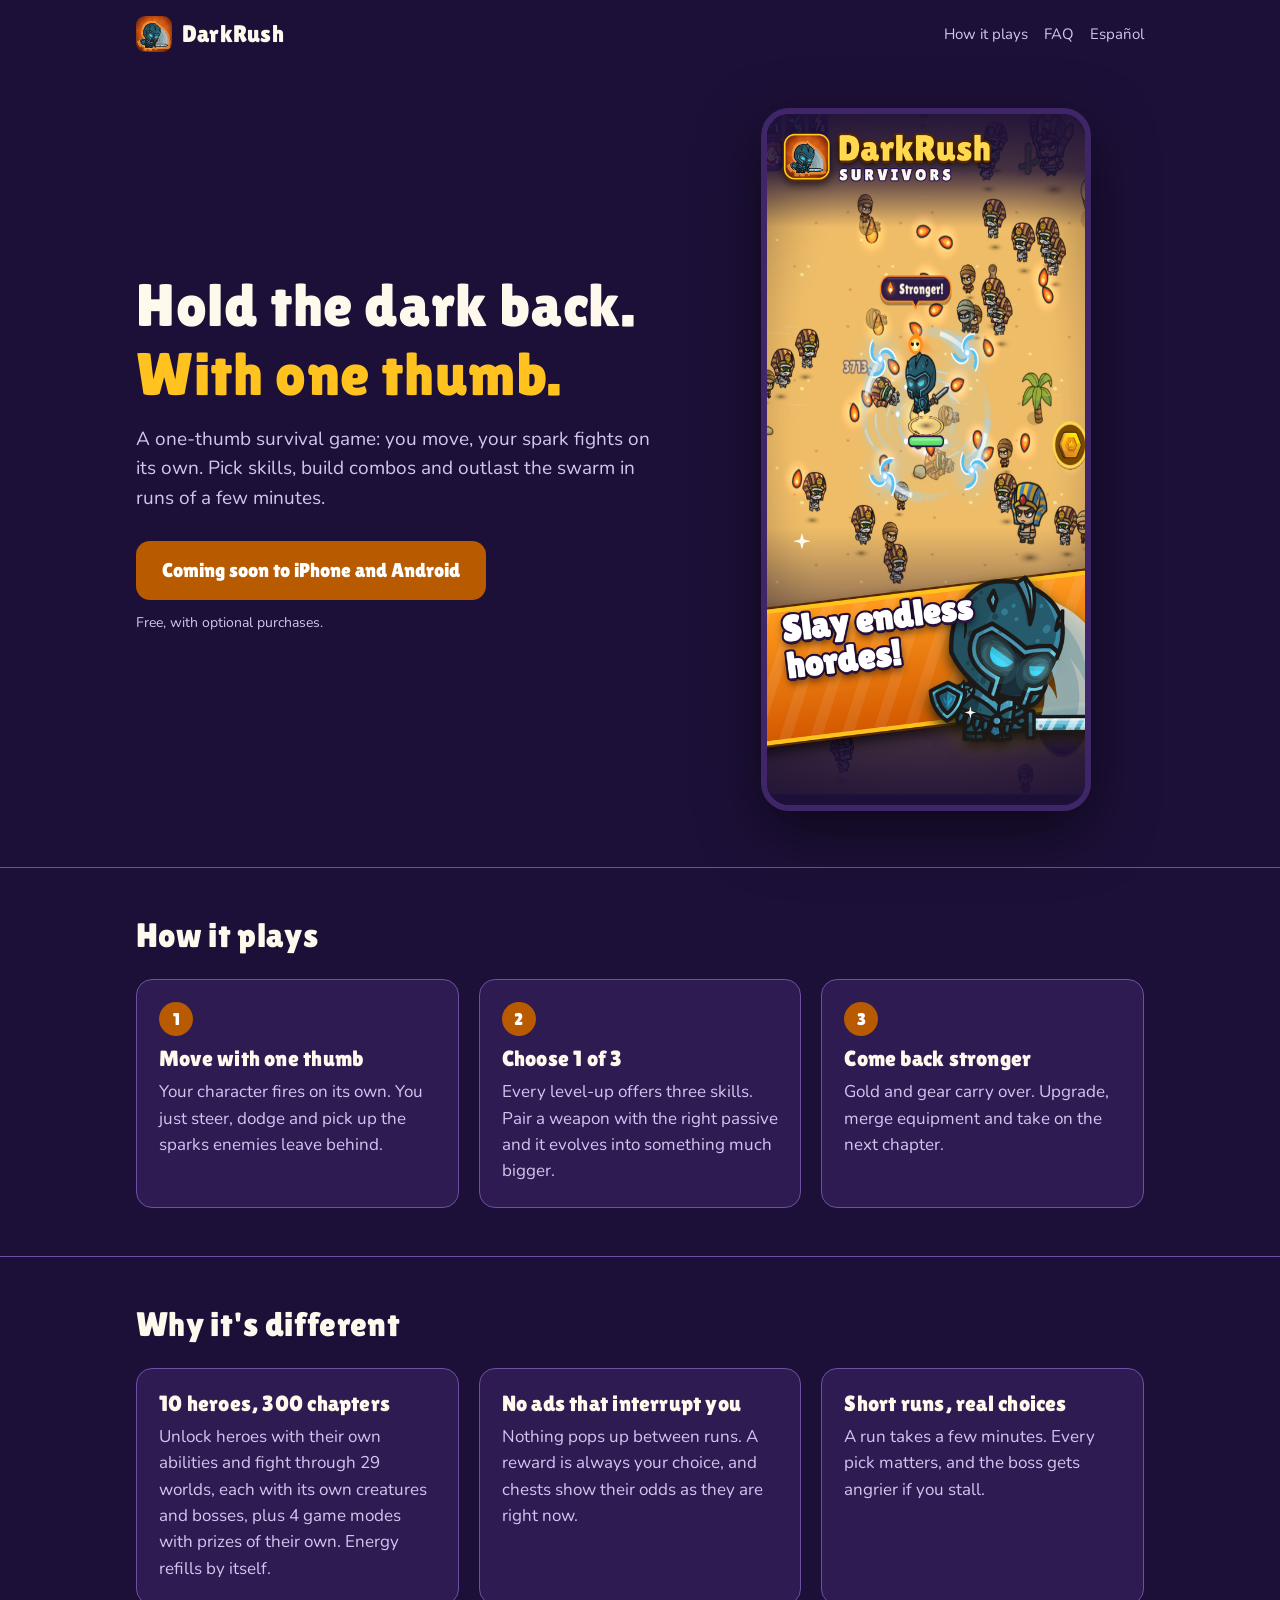
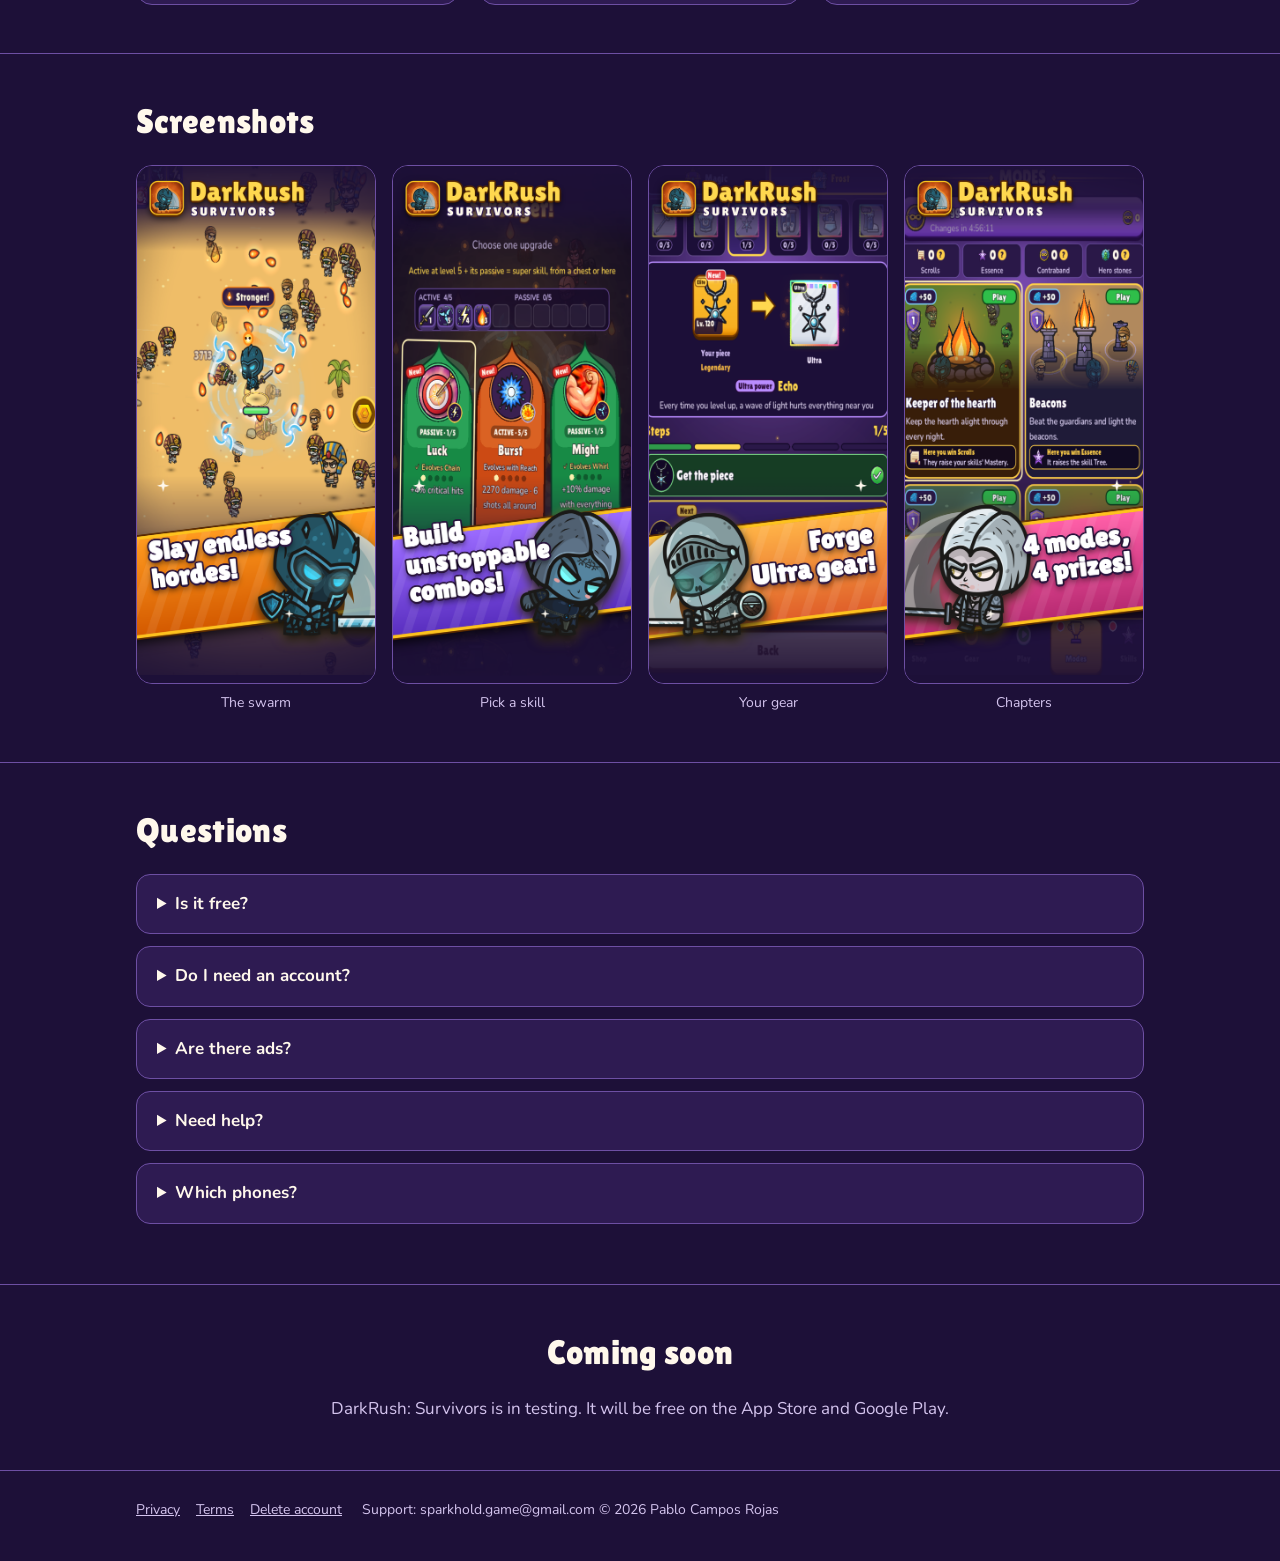
<file: index.html>
<!doctype html>
<html lang="en">
<head>
<meta charset="utf-8">
<meta name="viewport" content="width=device-width, initial-scale=1">
<title>DarkRush: Survivors</title>
<meta name="description" content="A one-thumb horde survival game: 300 chapters across 29 worlds, 4 game modes, 10 heroes and a forge of your own.">
<meta name="theme-color" content="#1d1038">
<meta property="og:title" content="DarkRush: Survivors">
<meta property="og:description" content="A one-thumb horde survival game: 300 chapters across 29 worlds, 4 game modes, 10 heroes and a forge of your own.">
<link rel="icon" href="img/icon-192.png">
<link rel="apple-touch-icon" href="img/icon-192.png">
<link rel="preconnect" href="https://fonts.googleapis.com"><link rel="preconnect" href="https://fonts.gstatic.com" crossorigin><link href="https://fonts.googleapis.com/css2?family=Lilita+One&family=Nunito:wght@400;700&display=swap" rel="stylesheet">
<link rel="stylesheet" href="style.css">
</head>
<body>
<header class="wrap top">
<a class="brand" href="index.html"><img src="img/icon-192.png" alt="" width="36" height="36">DarkRush</a>
<nav><a class="hide-sm" href="index.html#how">How it plays</a><a class="hide-sm" href="index.html#faq">FAQ</a><a href="es/index.html" lang="es">Español</a></nav>
</header>
<main>
<div class="wrap hero">
  <div>
    <h1>Hold the dark back.<br><em>With one thumb.</em></h1>
    <p class="lead">A one-thumb survival game: you move, your spark fights on its own. Pick skills, build combos and outlast the swarm in runs of a few minutes.</p>
    <a class="btn" href="#soon">Coming soon to iPhone and Android</a>
    <p class="note">Free, with optional purchases.</p>
  </div>
  <div class="phone"><img src="img/run.png" alt="The swarm" width="360" height="640"></div>
</div>
<section id="how"><div class="wrap"><h2>How it plays</h2><div class="grid3"><div class="card"><span class=num>1</span><h3>Move with one thumb</h3><p>Your character fires on its own. You just steer, dodge and pick up the sparks enemies leave behind.</p></div><div class="card"><span class=num>2</span><h3>Choose 1 of 3</h3><p>Every level-up offers three skills. Pair a weapon with the right passive and it evolves into something much bigger.</p></div><div class="card"><span class=num>3</span><h3>Come back stronger</h3><p>Gold and gear carry over. Upgrade, merge equipment and take on the next chapter.</p></div></div></div></section>
<section id="why"><div class="wrap"><h2>Why it's different</h2><div class="grid3"><div class="card"><h3>10 heroes, 300 chapters</h3><p>Unlock heroes with their own abilities and fight through 29 worlds, each with its own creatures and bosses, plus 4 game modes with prizes of their own. Energy refills by itself.</p></div><div class="card"><h3>No ads that interrupt you</h3><p>Nothing pops up between runs. A reward is always your choice, and chests show their odds as they are right now.</p></div><div class="card"><h3>Short runs, real choices</h3><p>A run takes a few minutes. Every pick matters, and the boss gets angrier if you stall.</p></div></div></div></section>
<section id="shots"><div class="wrap"><h2>Screenshots</h2><div class="shots"><figure><img src="img/run.png" alt="The swarm" loading="lazy" width="360" height="640"><figcaption>The swarm</figcaption></figure><figure><img src="img/skills.png" alt="Pick a skill" loading="lazy" width="360" height="640"><figcaption>Pick a skill</figcaption></figure><figure><img src="img/gear.png" alt="Your gear" loading="lazy" width="360" height="640"><figcaption>Your gear</figcaption></figure><figure><img src="img/lobby.png" alt="Chapters" loading="lazy" width="360" height="640"><figcaption>Chapters</figcaption></figure></div></div></section>
<section id="faq"><div class="wrap"><h2>Questions</h2><details><summary>Is it free?</summary><p>Yes. There are optional purchases: gems, the season pass and some heroes.</p></details><details><summary>Do I need an account?</summary><p>No. Your progress is saved on your phone and backed up anonymously. You can delete it from Settings at any time.</p></details><details><summary>Are there ads?</summary><p>No ads pop up on their own. If the game offers a reward for watching one, it is always your choice.</p></details><details><summary>Need help?</summary><p>Write to sparkhold.game@gmail.com and we will answer you. You can also report a problem from the game: Settings, then Report a problem.</p></details><details><summary>Which phones?</summary><p>iPhone (iOS 14 or later) and Android.</p></details></div></section>
<section id="soon" class="cta"><div class="wrap"><h2>Coming soon</h2><p class="lead" style="margin:0 auto;color:var(--muted)">DarkRush: Survivors is in testing. It will be free on the App Store and Google Play.</p></div></section>
</main>
<footer><div class="wrap">
<a href="privacy.html">Privacy</a><a href="terms.html">Terms</a><a href="delete-account.html">Delete account</a>
<span>Support: sparkhold.game@gmail.com</span>
<span>© 2026 Pablo Campos Rojas</span>
</div></footer>
</body>
</html>
</file>
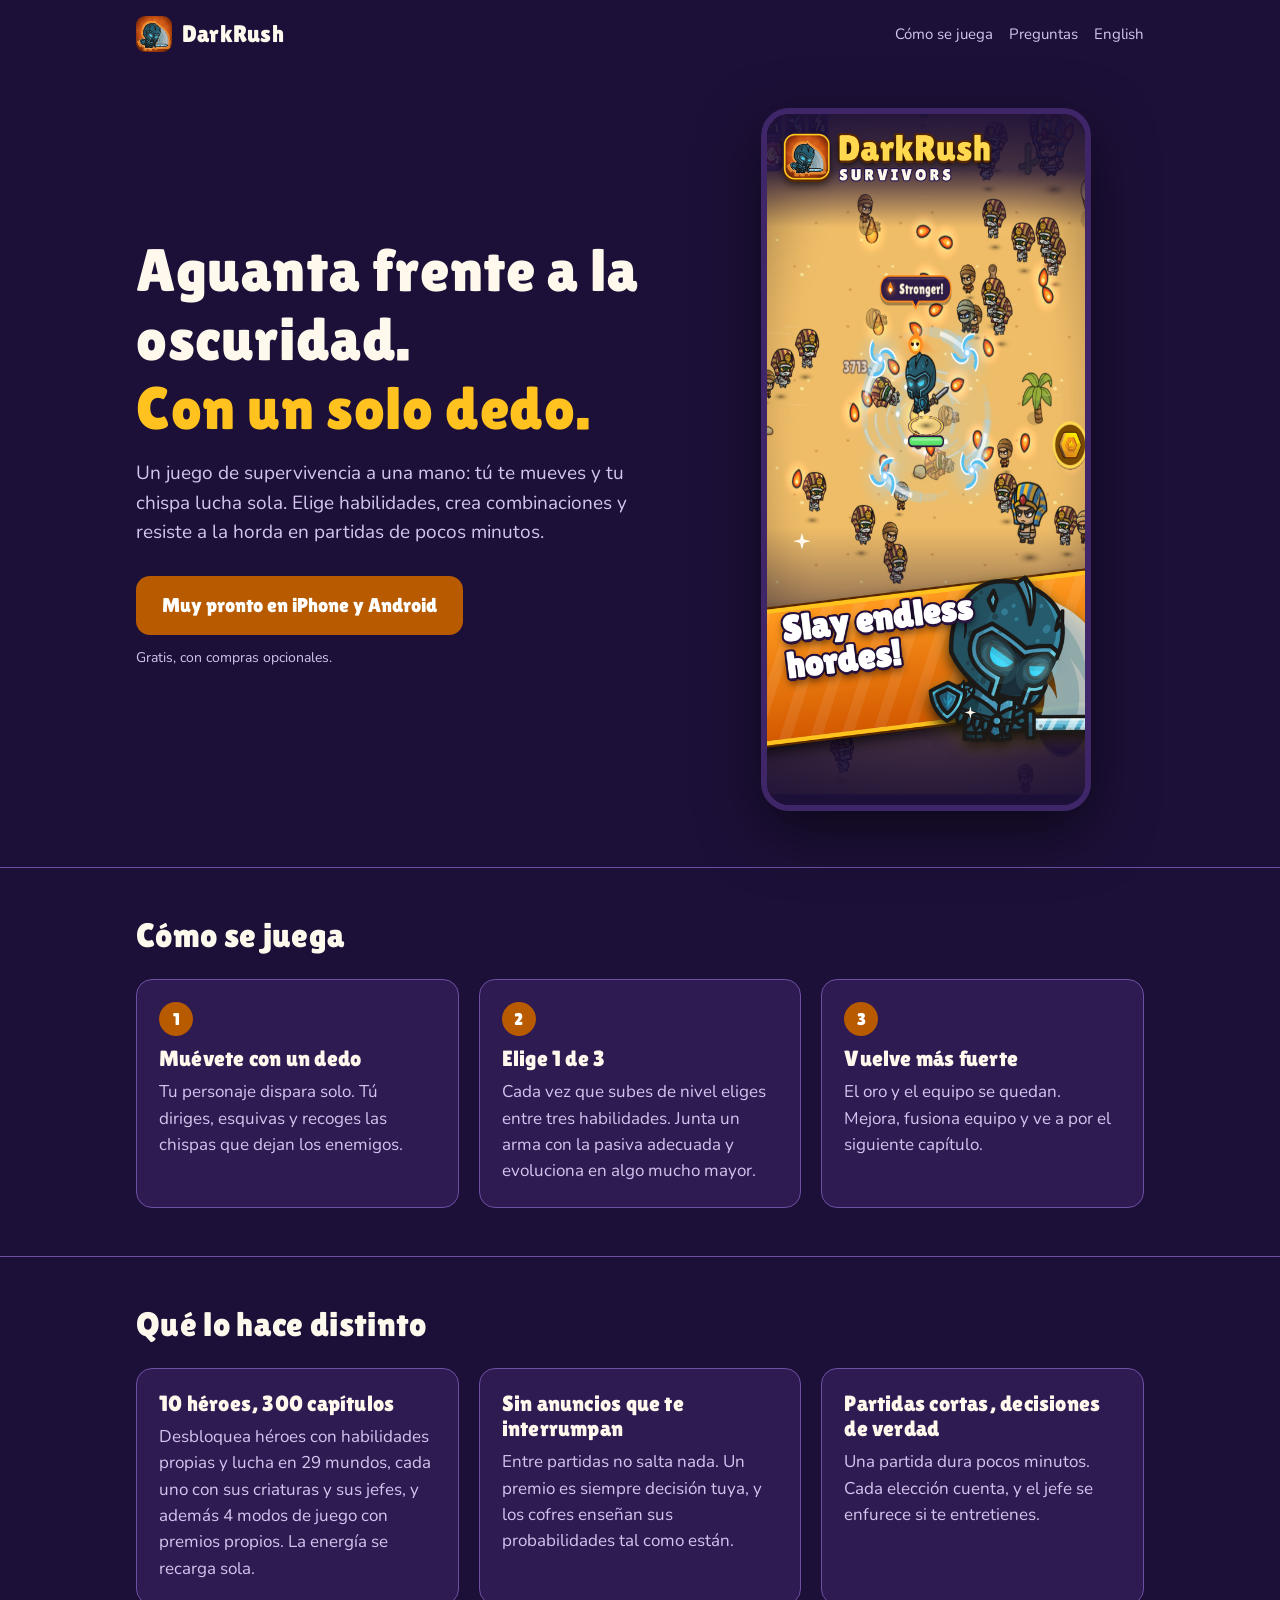
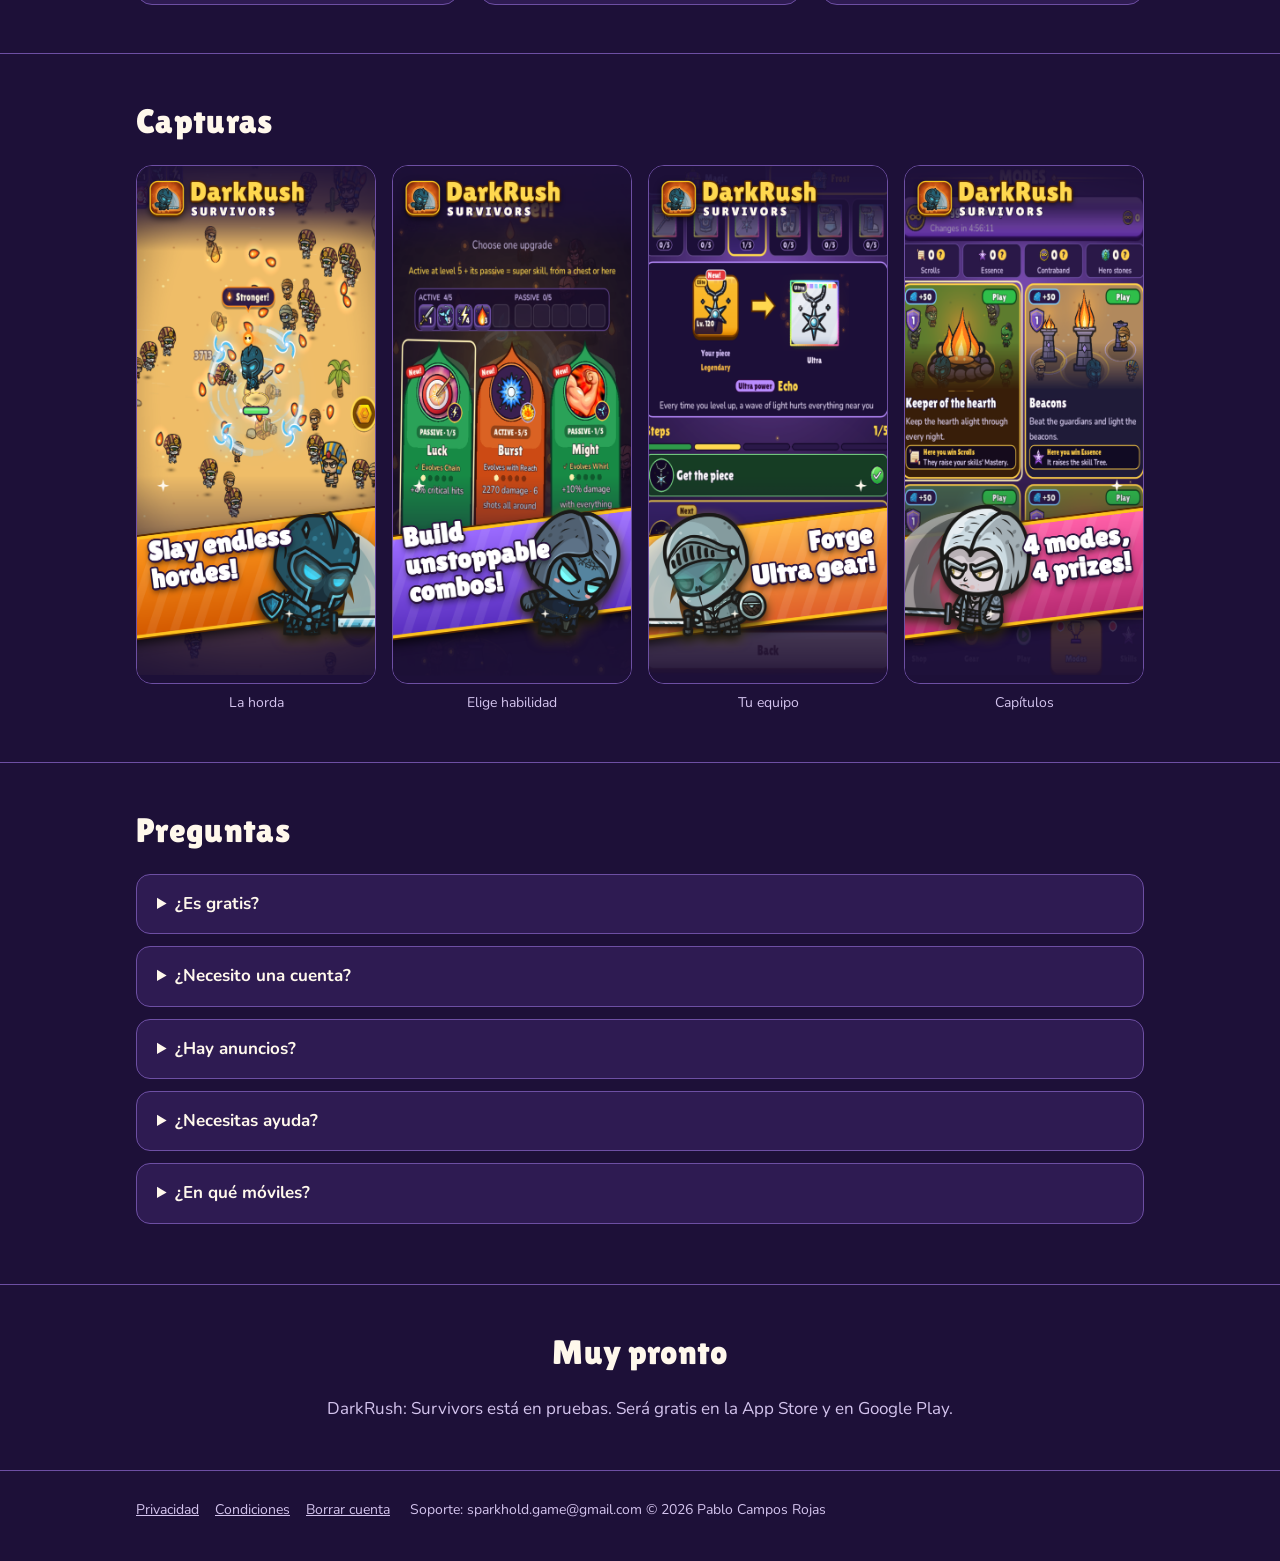
<file: es/index.html>
<!doctype html>
<html lang="es">
<head>
<meta charset="utf-8">
<meta name="viewport" content="width=device-width, initial-scale=1">
<title>DarkRush: Survivors</title>
<meta name="description" content="Un juego de supervivencia contra la horda a una mano: 300 capítulos en 29 mundos, 4 modos de juego, 10 héroes y una forja propia.">
<meta name="theme-color" content="#1d1038">
<meta property="og:title" content="DarkRush: Survivors">
<meta property="og:description" content="Un juego de supervivencia contra la horda a una mano: 300 capítulos en 29 mundos, 4 modos de juego, 10 héroes y una forja propia.">
<link rel="icon" href="../img/icon-192.png">
<link rel="apple-touch-icon" href="../img/icon-192.png">
<link rel="preconnect" href="https://fonts.googleapis.com"><link rel="preconnect" href="https://fonts.gstatic.com" crossorigin><link href="https://fonts.googleapis.com/css2?family=Lilita+One&family=Nunito:wght@400;700&display=swap" rel="stylesheet">
<link rel="stylesheet" href="../style.css">
</head>
<body>
<header class="wrap top">
<a class="brand" href="index.html"><img src="../img/icon-192.png" alt="" width="36" height="36">DarkRush</a>
<nav><a class="hide-sm" href="index.html#how">Cómo se juega</a><a class="hide-sm" href="index.html#faq">Preguntas</a><a href="../index.html" lang="en">English</a></nav>
</header>
<main>
<div class="wrap hero">
  <div>
    <h1>Aguanta frente a la oscuridad.<br><em>Con un solo dedo.</em></h1>
    <p class="lead">Un juego de supervivencia a una mano: tú te mueves y tu chispa lucha sola. Elige habilidades, crea combinaciones y resiste a la horda en partidas de pocos minutos.</p>
    <a class="btn" href="#soon">Muy pronto en iPhone y Android</a>
    <p class="note">Gratis, con compras opcionales.</p>
  </div>
  <div class="phone"><img src="../img/run.png" alt="La horda" width="360" height="640"></div>
</div>
<section id="how"><div class="wrap"><h2>Cómo se juega</h2><div class="grid3"><div class="card"><span class=num>1</span><h3>Muévete con un dedo</h3><p>Tu personaje dispara solo. Tú diriges, esquivas y recoges las chispas que dejan los enemigos.</p></div><div class="card"><span class=num>2</span><h3>Elige 1 de 3</h3><p>Cada vez que subes de nivel eliges entre tres habilidades. Junta un arma con la pasiva adecuada y evoluciona en algo mucho mayor.</p></div><div class="card"><span class=num>3</span><h3>Vuelve más fuerte</h3><p>El oro y el equipo se quedan. Mejora, fusiona equipo y ve a por el siguiente capítulo.</p></div></div></div></section>
<section id="why"><div class="wrap"><h2>Qué lo hace distinto</h2><div class="grid3"><div class="card"><h3>10 héroes, 300 capítulos</h3><p>Desbloquea héroes con habilidades propias y lucha en 29 mundos, cada uno con sus criaturas y sus jefes, y además 4 modos de juego con premios propios. La energía se recarga sola.</p></div><div class="card"><h3>Sin anuncios que te interrumpan</h3><p>Entre partidas no salta nada. Un premio es siempre decisión tuya, y los cofres enseñan sus probabilidades tal como están.</p></div><div class="card"><h3>Partidas cortas, decisiones de verdad</h3><p>Una partida dura pocos minutos. Cada elección cuenta, y el jefe se enfurece si te entretienes.</p></div></div></div></section>
<section id="shots"><div class="wrap"><h2>Capturas</h2><div class="shots"><figure><img src="../img/run.png" alt="La horda" loading="lazy" width="360" height="640"><figcaption>La horda</figcaption></figure><figure><img src="../img/skills.png" alt="Elige habilidad" loading="lazy" width="360" height="640"><figcaption>Elige habilidad</figcaption></figure><figure><img src="../img/gear.png" alt="Tu equipo" loading="lazy" width="360" height="640"><figcaption>Tu equipo</figcaption></figure><figure><img src="../img/lobby.png" alt="Capítulos" loading="lazy" width="360" height="640"><figcaption>Capítulos</figcaption></figure></div></div></section>
<section id="faq"><div class="wrap"><h2>Preguntas</h2><details><summary>¿Es gratis?</summary><p>Sí. Hay compras opcionales: gemas, el pase de temporada y algunos héroes.</p></details><details><summary>¿Necesito una cuenta?</summary><p>No. Tu progreso se guarda en el móvil, con una copia anónima. Puedes borrarlo desde Ajustes cuando quieras.</p></details><details><summary>¿Hay anuncios?</summary><p>No sale ningún anuncio solo. Si el juego te ofrece un premio por ver uno, es siempre decisión tuya.</p></details><details><summary>¿Necesitas ayuda?</summary><p>Escríbenos a sparkhold.game@gmail.com y te responderemos. También puedes avisar de un problema desde el juego: Ajustes, Reportar problemas.</p></details><details><summary>¿En qué móviles?</summary><p>iPhone (iOS 14 o posterior) y Android.</p></details></div></section>
<section id="soon" class="cta"><div class="wrap"><h2>Muy pronto</h2><p class="lead" style="margin:0 auto;color:var(--muted)">DarkRush: Survivors está en pruebas. Será gratis en la App Store y en Google Play.</p></div></section>
</main>
<footer><div class="wrap">
<a href="privacidad.html">Privacidad</a><a href="condiciones.html">Condiciones</a><a href="borrar-cuenta.html">Borrar cuenta</a>
<span>Soporte: sparkhold.game@gmail.com</span>
<span>© 2026 Pablo Campos Rojas</span>
</div></footer>
</body>
</html>
</file>
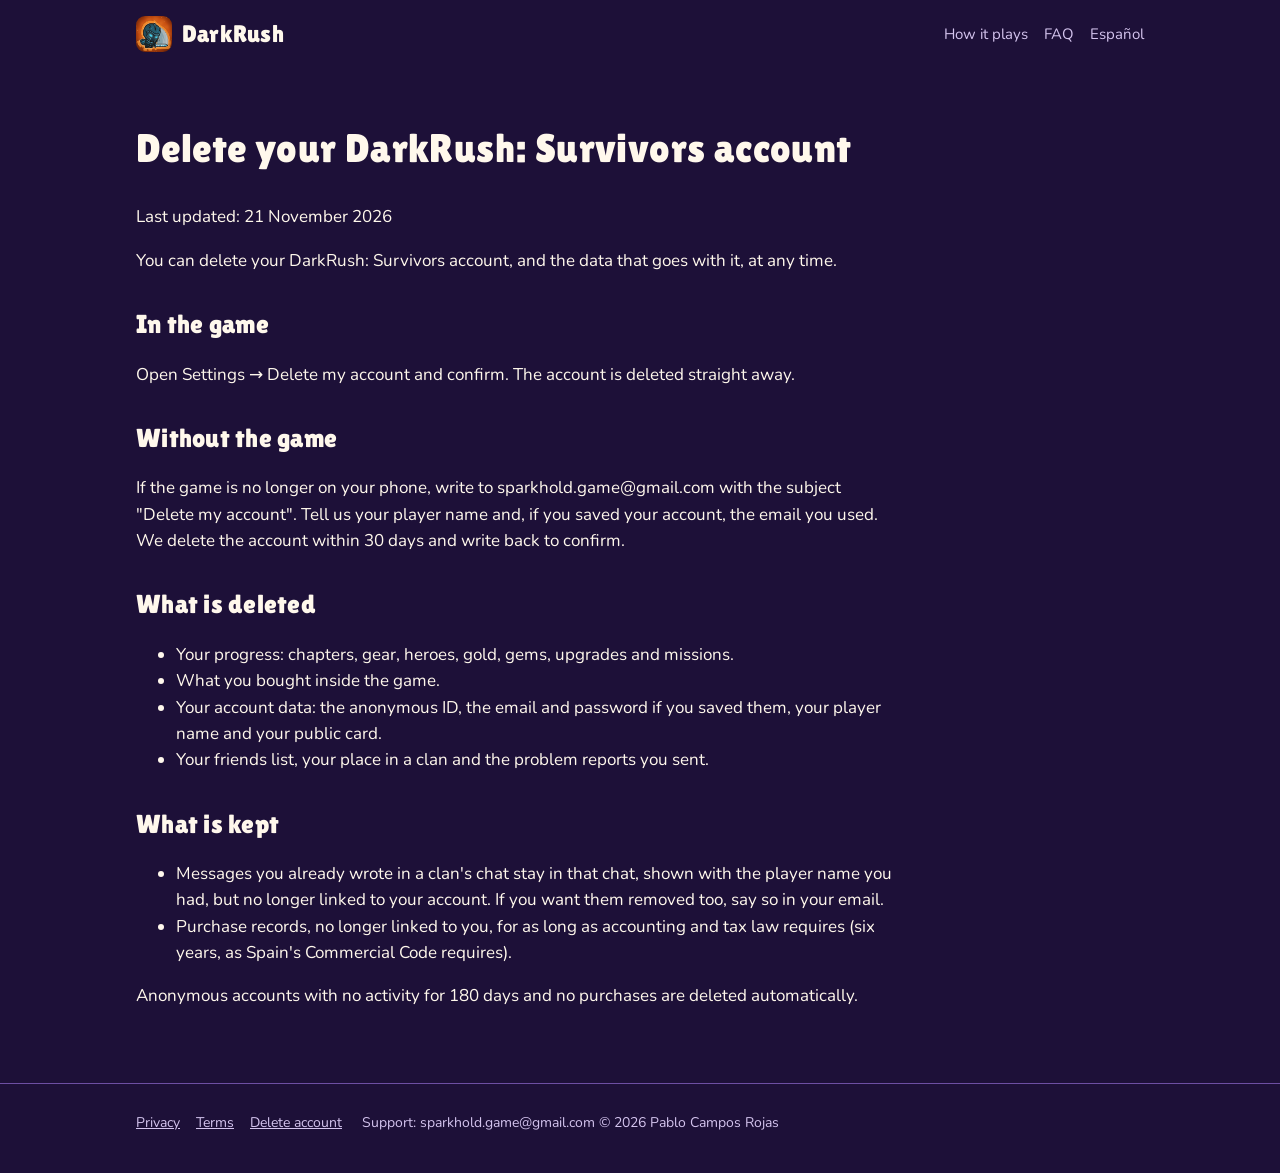
<file: delete-account.html>
<!doctype html>
<html lang="en">
<head>
<meta charset="utf-8">
<meta name="viewport" content="width=device-width, initial-scale=1">
<title>Delete your DarkRush: Survivors account</title>
<meta name="description" content="Delete your DarkRush: Survivors account">
<meta name="theme-color" content="#1d1038">
<meta property="og:title" content="Delete your DarkRush: Survivors account">
<meta property="og:description" content="Delete your DarkRush: Survivors account">
<link rel="icon" href="img/icon-192.png">
<link rel="apple-touch-icon" href="img/icon-192.png">
<link rel="preconnect" href="https://fonts.googleapis.com"><link rel="preconnect" href="https://fonts.gstatic.com" crossorigin><link href="https://fonts.googleapis.com/css2?family=Lilita+One&family=Nunito:wght@400;700&display=swap" rel="stylesheet">
<link rel="stylesheet" href="style.css">
</head>
<body>
<header class="wrap top">
<a class="brand" href="index.html"><img src="img/icon-192.png" alt="" width="36" height="36">DarkRush</a>
<nav><a class="hide-sm" href="index.html#how">How it plays</a><a class="hide-sm" href="index.html#faq">FAQ</a><a href="es/index.html" lang="es">Español</a></nav>
</header>
<main class="wrap"><article class="legal">

<h1>Delete your DarkRush: Survivors account</h1>
<p>Last updated: 21 November 2026</p>
<p>You can delete your DarkRush: Survivors account, and the data that goes with it, at any time.</p>
<h2>In the game</h2>
<p>Open Settings → Delete my account and confirm. The account is deleted straight away.</p>
<h2>Without the game</h2>
<p>If the game is no longer on your phone, write to sparkhold.game@gmail.com with the subject "Delete my account". Tell us your player name and, if you saved your account, the email you used. We delete the account within 30 days and write back to confirm.</p>
<h2>What is deleted</h2>
<ul><li>Your progress: chapters, gear, heroes, gold, gems, upgrades and missions.</li><li>What you bought inside the game.</li><li>Your account data: the anonymous ID, the email and password if you saved them, your player name and your public card.</li><li>Your friends list, your place in a clan and the problem reports you sent.</li></ul>
<h2>What is kept</h2>
<ul><li>Messages you already wrote in a clan's chat stay in that chat, shown with the player name you had, but no longer linked to your account. If you want them removed too, say so in your email.</li><li>Purchase records, no longer linked to you, for as long as accounting and tax law requires (six years, as Spain's Commercial Code requires).</li></ul>
<p>Anonymous accounts with no activity for 180 days and no purchases are deleted automatically.</p>
</article></main>
<footer><div class="wrap">
<a href="privacy.html">Privacy</a><a href="terms.html">Terms</a><a href="delete-account.html">Delete account</a>
<span>Support: sparkhold.game@gmail.com</span>
<span>© 2026 Pablo Campos Rojas</span>
</div></footer>
</body>
</html>
</file>
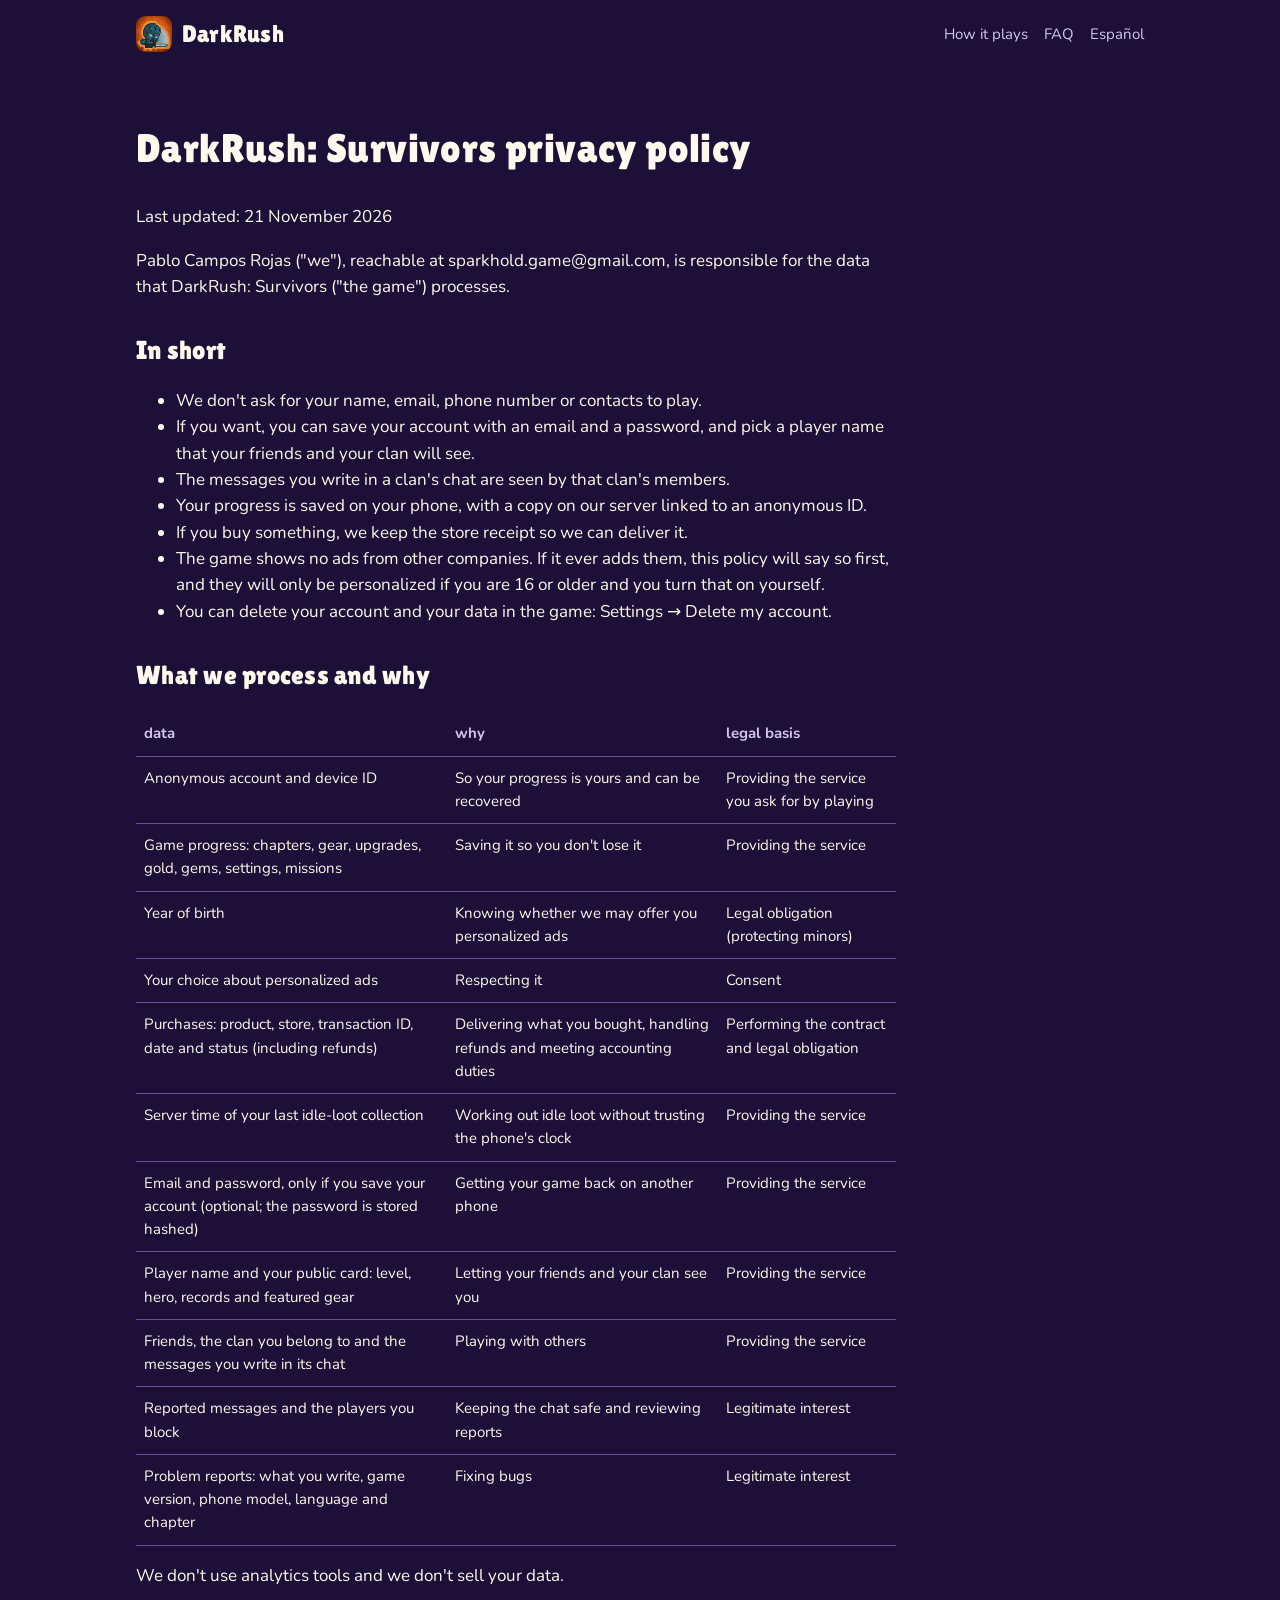
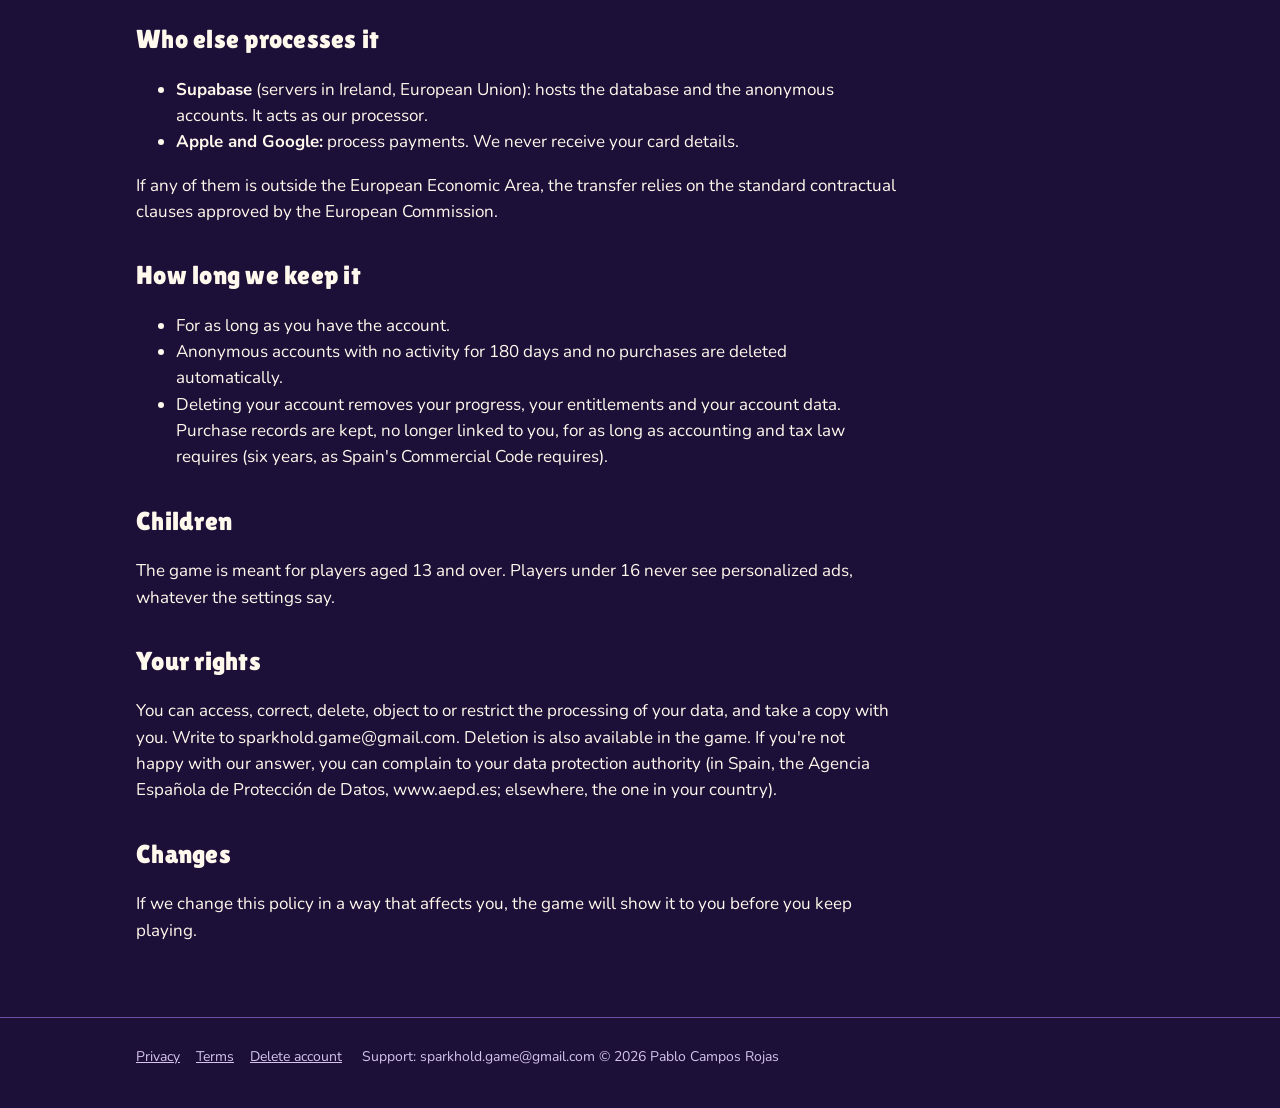
<file: privacy.html>
<!doctype html>
<html lang="en">
<head>
<meta charset="utf-8">
<meta name="viewport" content="width=device-width, initial-scale=1">
<title>DarkRush: Survivors privacy policy</title>
<meta name="description" content="DarkRush: Survivors privacy policy">
<meta name="theme-color" content="#1d1038">
<meta property="og:title" content="DarkRush: Survivors privacy policy">
<meta property="og:description" content="DarkRush: Survivors privacy policy">
<link rel="icon" href="img/icon-192.png">
<link rel="apple-touch-icon" href="img/icon-192.png">
<link rel="preconnect" href="https://fonts.googleapis.com"><link rel="preconnect" href="https://fonts.gstatic.com" crossorigin><link href="https://fonts.googleapis.com/css2?family=Lilita+One&family=Nunito:wght@400;700&display=swap" rel="stylesheet">
<link rel="stylesheet" href="style.css">
</head>
<body>
<header class="wrap top">
<a class="brand" href="index.html"><img src="img/icon-192.png" alt="" width="36" height="36">DarkRush</a>
<nav><a class="hide-sm" href="index.html#how">How it plays</a><a class="hide-sm" href="index.html#faq">FAQ</a><a href="es/index.html" lang="es">Español</a></nav>
</header>
<main class="wrap"><article class="legal">

<h1>DarkRush: Survivors privacy policy</h1>
<p>Last updated: 21 November 2026</p>
<p>Pablo Campos Rojas ("we"), reachable at sparkhold.game@gmail.com, is responsible for the data that DarkRush: Survivors ("the game") processes.</p>
<h2>In short</h2>
<ul><li>We don't ask for your name, email, phone number or contacts to play.</li><li>If you want, you can save your account with an email and a password, and pick a player name that your friends and your clan will see.</li><li>The messages you write in a clan's chat are seen by that clan's members.</li><li>Your progress is saved on your phone, with a copy on our server linked to an anonymous ID.</li><li>If you buy something, we keep the store receipt so we can deliver it.</li><li>The game shows no ads from other companies. If it ever adds them, this policy will say so first, and they will only be personalized if you are 16 or older and you turn that on yourself.</li><li>You can delete your account and your data in the game: Settings → Delete my account.</li></ul>
<h2>What we process and why</h2>
<div class="table"><table><thead><tr><th>data</th><th>why</th><th>legal basis</th></tr></thead><tbody><tr><td>Anonymous account and device ID</td><td>So your progress is yours and can be recovered</td><td>Providing the service you ask for by playing</td></tr><tr><td>Game progress: chapters, gear, upgrades, gold, gems, settings, missions</td><td>Saving it so you don't lose it</td><td>Providing the service</td></tr><tr><td>Year of birth</td><td>Knowing whether we may offer you personalized ads</td><td>Legal obligation (protecting minors)</td></tr><tr><td>Your choice about personalized ads</td><td>Respecting it</td><td>Consent</td></tr><tr><td>Purchases: product, store, transaction ID, date and status (including refunds)</td><td>Delivering what you bought, handling refunds and meeting accounting duties</td><td>Performing the contract and legal obligation</td></tr><tr><td>Server time of your last idle-loot collection</td><td>Working out idle loot without trusting the phone's clock</td><td>Providing the service</td></tr><tr><td>Email and password, only if you save your account (optional; the password is stored hashed)</td><td>Getting your game back on another phone</td><td>Providing the service</td></tr><tr><td>Player name and your public card: level, hero, records and featured gear</td><td>Letting your friends and your clan see you</td><td>Providing the service</td></tr><tr><td>Friends, the clan you belong to and the messages you write in its chat</td><td>Playing with others</td><td>Providing the service</td></tr><tr><td>Reported messages and the players you block</td><td>Keeping the chat safe and reviewing reports</td><td>Legitimate interest</td></tr><tr><td>Problem reports: what you write, game version, phone model, language and chapter</td><td>Fixing bugs</td><td>Legitimate interest</td></tr></tbody></table></div>
<p>We don't use analytics tools and we don't sell your data.</p>
<h2>Who else processes it</h2>
<ul><li><strong>Supabase</strong> (servers in Ireland, European Union): hosts the database and the anonymous accounts. It acts as our processor.</li><li><strong>Apple and Google:</strong> process payments. We never receive your card details.</li></ul>
<p>If any of them is outside the European Economic Area, the transfer relies on the standard contractual clauses approved by the European Commission.</p>
<h2>How long we keep it</h2>
<ul><li>For as long as you have the account.</li><li>Anonymous accounts with no activity for 180 days and no purchases are deleted automatically.</li><li>Deleting your account removes your progress, your entitlements and your account data. Purchase records are kept, no longer linked to you, for as long as accounting and tax law requires (six years, as Spain's Commercial Code requires).</li></ul>
<h2>Children</h2>
<p>The game is meant for players aged 13 and over. Players under 16 never see personalized ads, whatever the settings say.</p>
<h2>Your rights</h2>
<p>You can access, correct, delete, object to or restrict the processing of your data, and take a copy with you. Write to sparkhold.game@gmail.com. Deletion is also available in the game. If you're not happy with our answer, you can complain to your data protection authority (in Spain, the Agencia Española de Protección de Datos, www.aepd.es; elsewhere, the one in your country).</p>
<h2>Changes</h2>
<p>If we change this policy in a way that affects you, the game will show it to you before you keep playing.</p>
</article></main>
<footer><div class="wrap">
<a href="privacy.html">Privacy</a><a href="terms.html">Terms</a><a href="delete-account.html">Delete account</a>
<span>Support: sparkhold.game@gmail.com</span>
<span>© 2026 Pablo Campos Rojas</span>
</div></footer>
</body>
</html>
</file>
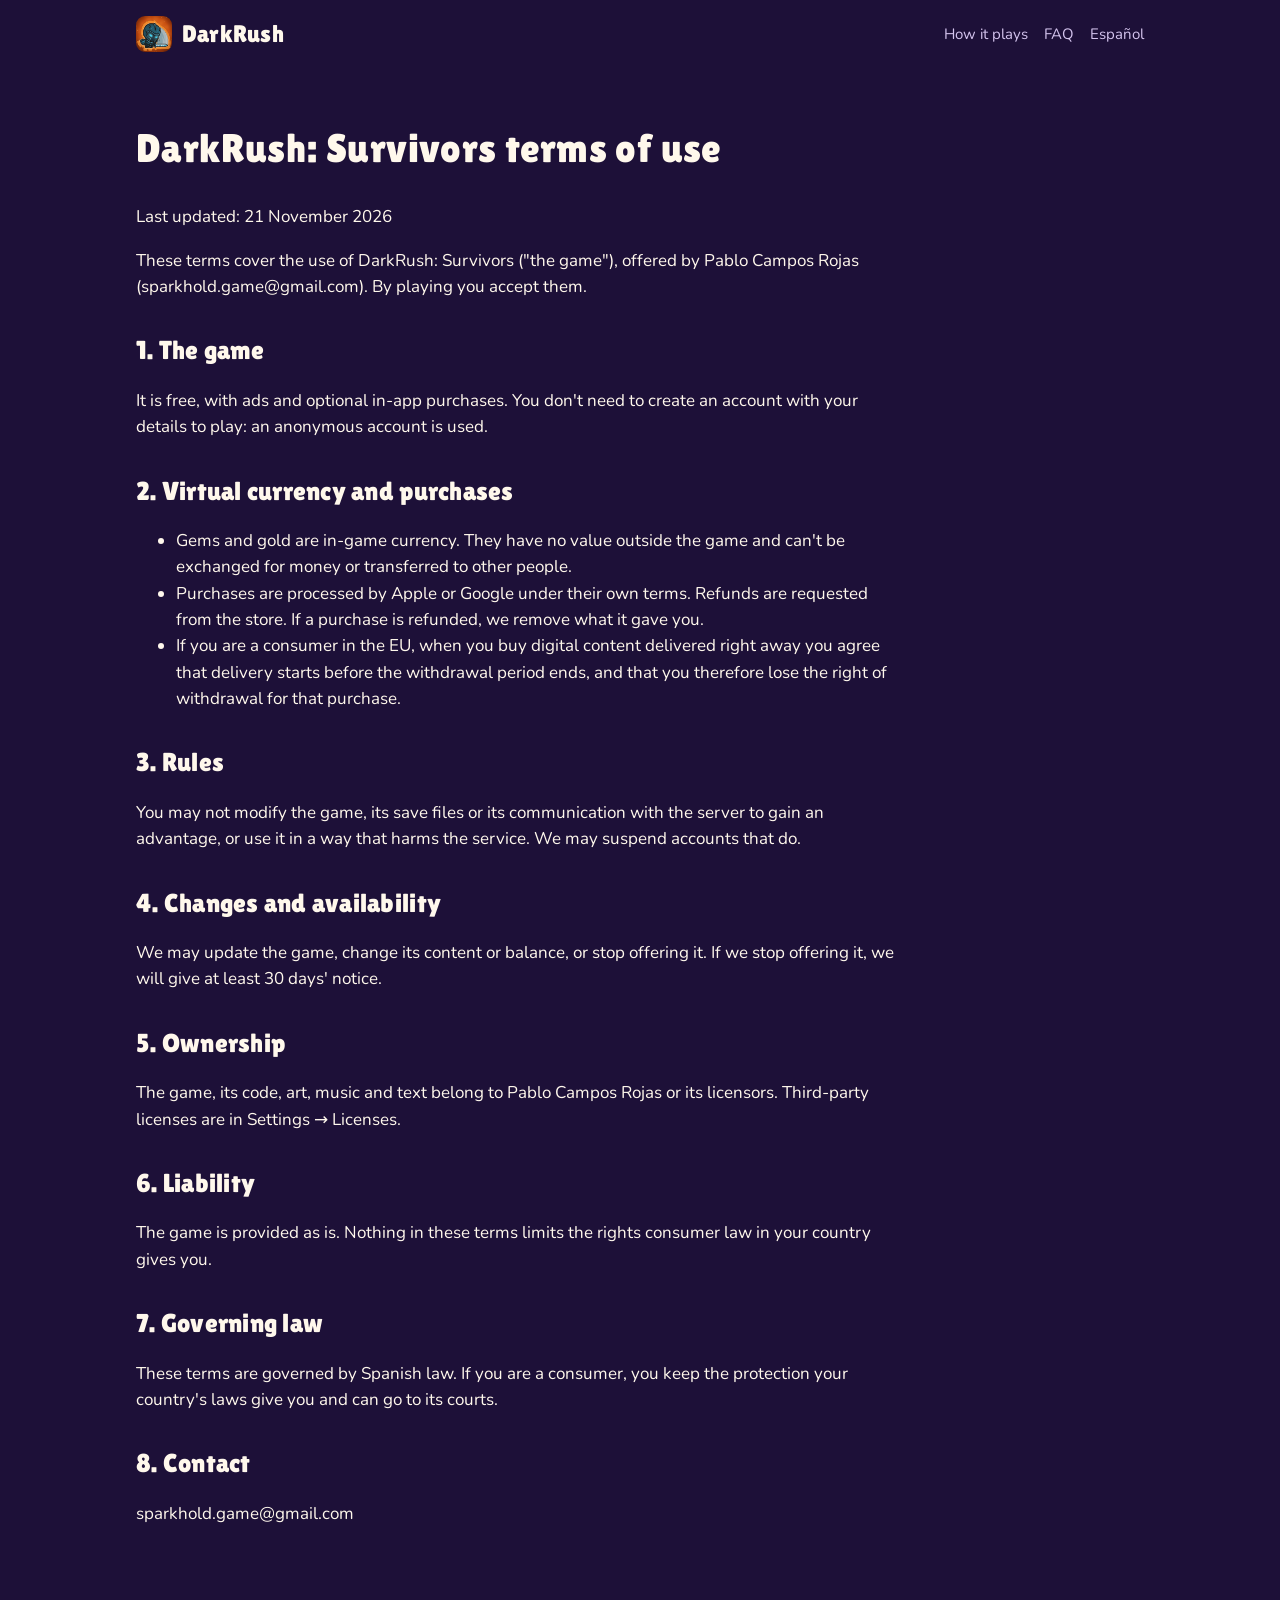
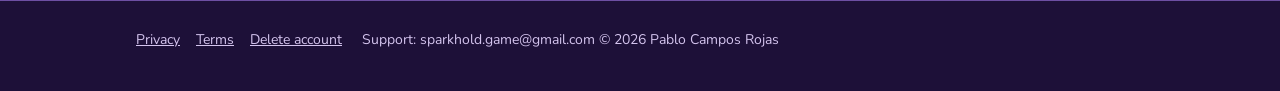
<file: terms.html>
<!doctype html>
<html lang="en">
<head>
<meta charset="utf-8">
<meta name="viewport" content="width=device-width, initial-scale=1">
<title>DarkRush: Survivors terms of use</title>
<meta name="description" content="DarkRush: Survivors terms of use">
<meta name="theme-color" content="#1d1038">
<meta property="og:title" content="DarkRush: Survivors terms of use">
<meta property="og:description" content="DarkRush: Survivors terms of use">
<link rel="icon" href="img/icon-192.png">
<link rel="apple-touch-icon" href="img/icon-192.png">
<link rel="preconnect" href="https://fonts.googleapis.com"><link rel="preconnect" href="https://fonts.gstatic.com" crossorigin><link href="https://fonts.googleapis.com/css2?family=Lilita+One&family=Nunito:wght@400;700&display=swap" rel="stylesheet">
<link rel="stylesheet" href="style.css">
</head>
<body>
<header class="wrap top">
<a class="brand" href="index.html"><img src="img/icon-192.png" alt="" width="36" height="36">DarkRush</a>
<nav><a class="hide-sm" href="index.html#how">How it plays</a><a class="hide-sm" href="index.html#faq">FAQ</a><a href="es/index.html" lang="es">Español</a></nav>
</header>
<main class="wrap"><article class="legal">

<h1>DarkRush: Survivors terms of use</h1>
<p>Last updated: 21 November 2026</p>
<p>These terms cover the use of DarkRush: Survivors ("the game"), offered by Pablo Campos Rojas (sparkhold.game@gmail.com). By playing you accept them.</p>
<h2>1. The game</h2>
<p>It is free, with ads and optional in-app purchases. You don't need to create an account with your details to play: an anonymous account is used.</p>
<h2>2. Virtual currency and purchases</h2>
<ul><li>Gems and gold are in-game currency. They have no value outside the game and can't be exchanged for money or transferred to other people.</li><li>Purchases are processed by Apple or Google under their own terms. Refunds are requested from the store. If a purchase is refunded, we remove what it gave you.</li><li>If you are a consumer in the EU, when you buy digital content delivered right away you agree that delivery starts before the withdrawal period ends, and that you therefore lose the right of withdrawal for that purchase.</li></ul>
<h2>3. Rules</h2>
<p>You may not modify the game, its save files or its communication with the server to gain an advantage, or use it in a way that harms the service. We may suspend accounts that do.</p>
<h2>4. Changes and availability</h2>
<p>We may update the game, change its content or balance, or stop offering it. If we stop offering it, we will give at least 30 days' notice.</p>
<h2>5. Ownership</h2>
<p>The game, its code, art, music and text belong to Pablo Campos Rojas or its licensors. Third-party licenses are in Settings → Licenses.</p>
<h2>6. Liability</h2>
<p>The game is provided as is. Nothing in these terms limits the rights consumer law in your country gives you.</p>
<h2>7. Governing law</h2>
<p>These terms are governed by Spanish law. If you are a consumer, you keep the protection your country's laws give you and can go to its courts.</p>
<h2>8. Contact</h2>
<p>sparkhold.game@gmail.com</p>
</article></main>
<footer><div class="wrap">
<a href="privacy.html">Privacy</a><a href="terms.html">Terms</a><a href="delete-account.html">Delete account</a>
<span>Support: sparkhold.game@gmail.com</span>
<span>© 2026 Pablo Campos Rojas</span>
</div></footer>
</body>
</html>
</file>
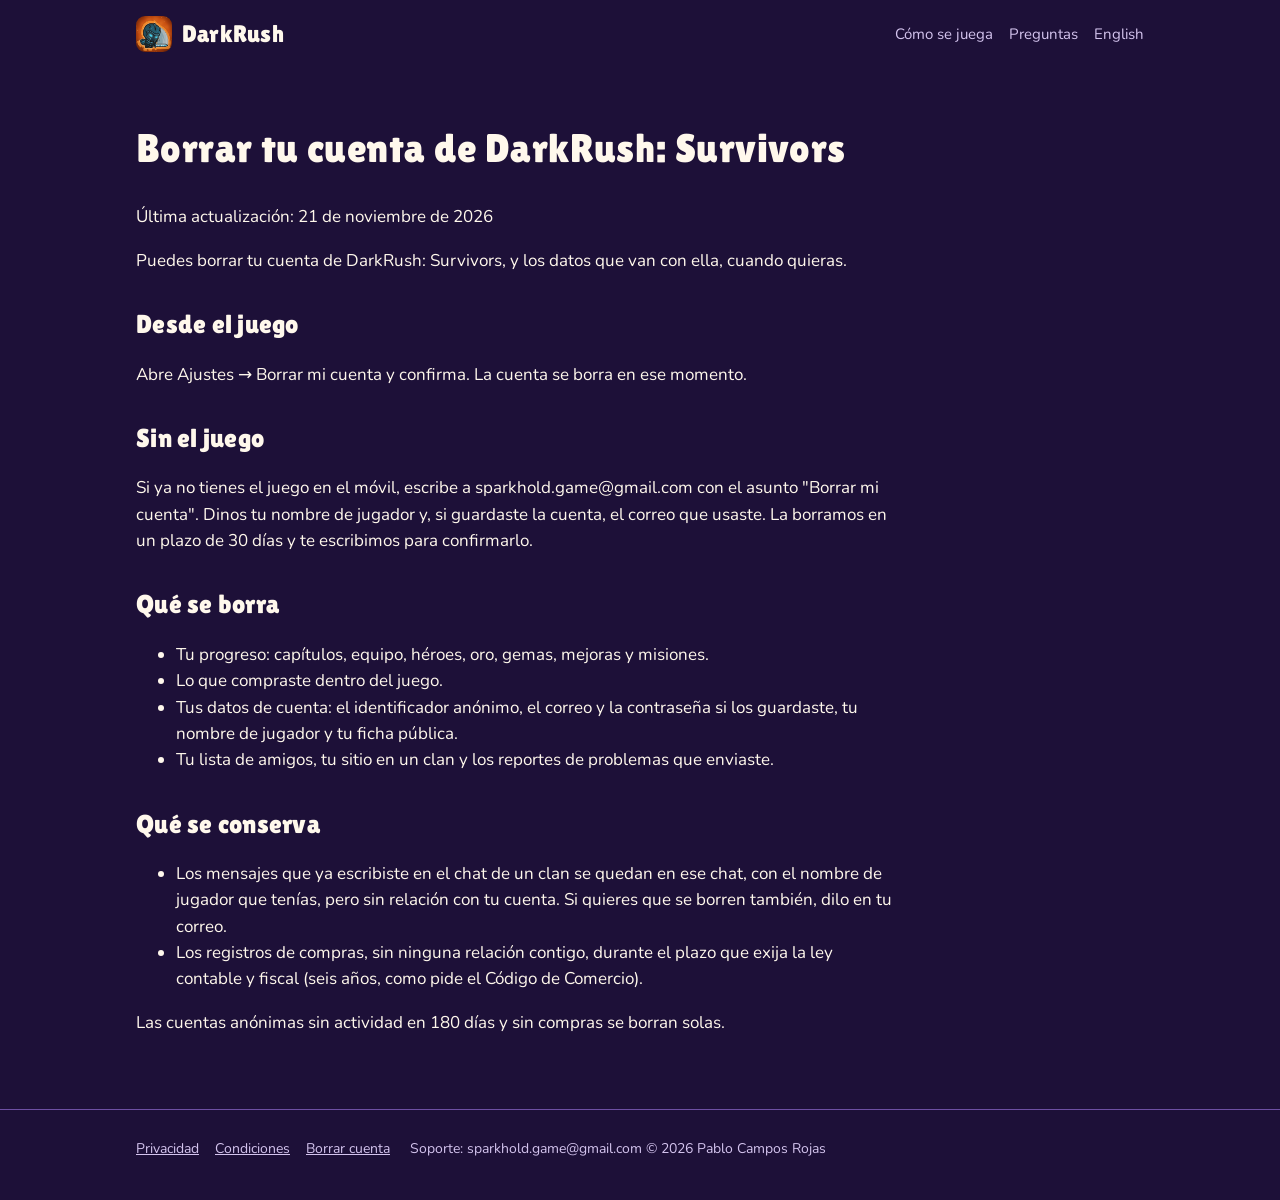
<file: es/borrar-cuenta.html>
<!doctype html>
<html lang="es">
<head>
<meta charset="utf-8">
<meta name="viewport" content="width=device-width, initial-scale=1">
<title>Borrar tu cuenta de DarkRush: Survivors</title>
<meta name="description" content="Borrar tu cuenta de DarkRush: Survivors">
<meta name="theme-color" content="#1d1038">
<meta property="og:title" content="Borrar tu cuenta de DarkRush: Survivors">
<meta property="og:description" content="Borrar tu cuenta de DarkRush: Survivors">
<link rel="icon" href="../img/icon-192.png">
<link rel="apple-touch-icon" href="../img/icon-192.png">
<link rel="preconnect" href="https://fonts.googleapis.com"><link rel="preconnect" href="https://fonts.gstatic.com" crossorigin><link href="https://fonts.googleapis.com/css2?family=Lilita+One&family=Nunito:wght@400;700&display=swap" rel="stylesheet">
<link rel="stylesheet" href="../style.css">
</head>
<body>
<header class="wrap top">
<a class="brand" href="index.html"><img src="../img/icon-192.png" alt="" width="36" height="36">DarkRush</a>
<nav><a class="hide-sm" href="index.html#how">Cómo se juega</a><a class="hide-sm" href="index.html#faq">Preguntas</a><a href="../index.html" lang="en">English</a></nav>
</header>
<main class="wrap"><article class="legal">

<h1>Borrar tu cuenta de DarkRush: Survivors</h1>
<p>Última actualización: 21 de noviembre de 2026</p>
<p>Puedes borrar tu cuenta de DarkRush: Survivors, y los datos que van con ella, cuando quieras.</p>
<h2>Desde el juego</h2>
<p>Abre Ajustes → Borrar mi cuenta y confirma. La cuenta se borra en ese momento.</p>
<h2>Sin el juego</h2>
<p>Si ya no tienes el juego en el móvil, escribe a sparkhold.game@gmail.com con el asunto "Borrar mi cuenta". Dinos tu nombre de jugador y, si guardaste la cuenta, el correo que usaste. La borramos en un plazo de 30 días y te escribimos para confirmarlo.</p>
<h2>Qué se borra</h2>
<ul><li>Tu progreso: capítulos, equipo, héroes, oro, gemas, mejoras y misiones.</li><li>Lo que compraste dentro del juego.</li><li>Tus datos de cuenta: el identificador anónimo, el correo y la contraseña si los guardaste, tu nombre de jugador y tu ficha pública.</li><li>Tu lista de amigos, tu sitio en un clan y los reportes de problemas que enviaste.</li></ul>
<h2>Qué se conserva</h2>
<ul><li>Los mensajes que ya escribiste en el chat de un clan se quedan en ese chat, con el nombre de jugador que tenías, pero sin relación con tu cuenta. Si quieres que se borren también, dilo en tu correo.</li><li>Los registros de compras, sin ninguna relación contigo, durante el plazo que exija la ley contable y fiscal (seis años, como pide el Código de Comercio).</li></ul>
<p>Las cuentas anónimas sin actividad en 180 días y sin compras se borran solas.</p>
</article></main>
<footer><div class="wrap">
<a href="privacidad.html">Privacidad</a><a href="condiciones.html">Condiciones</a><a href="borrar-cuenta.html">Borrar cuenta</a>
<span>Soporte: sparkhold.game@gmail.com</span>
<span>© 2026 Pablo Campos Rojas</span>
</div></footer>
</body>
</html>
</file>
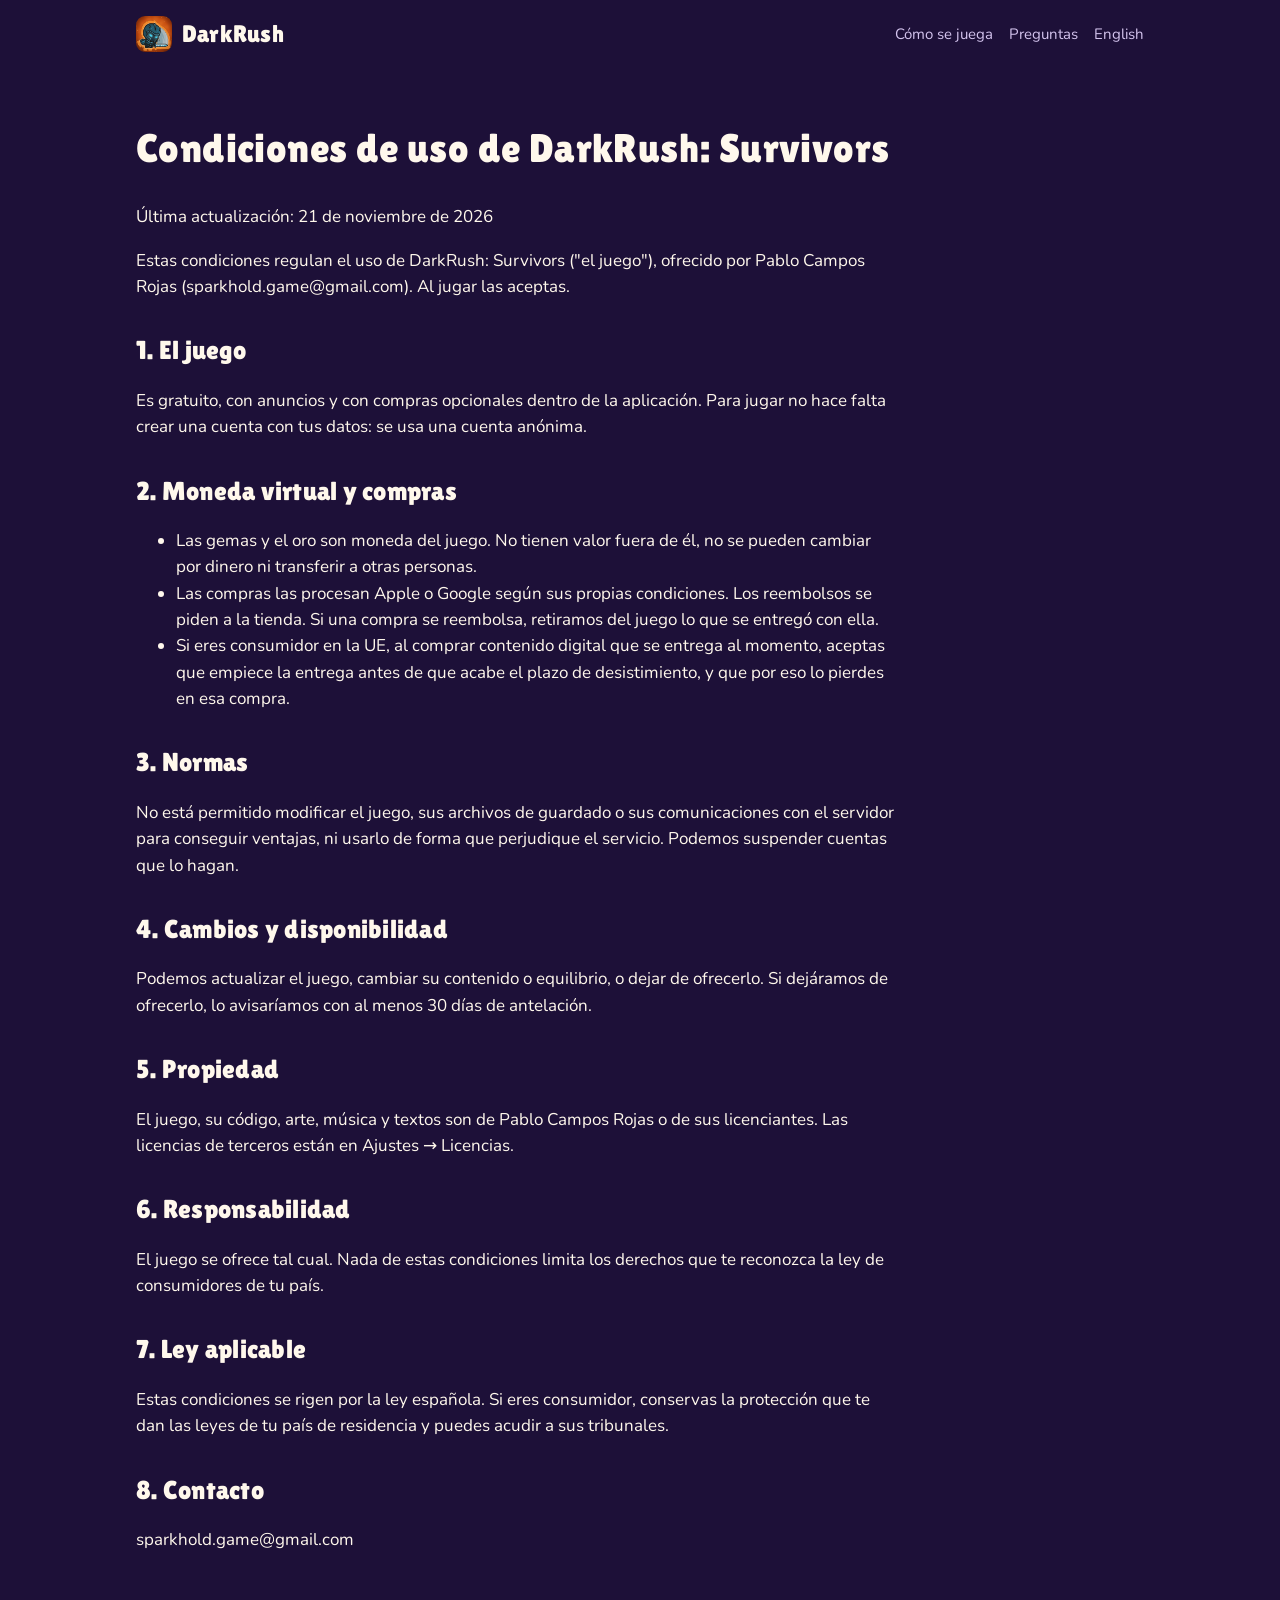
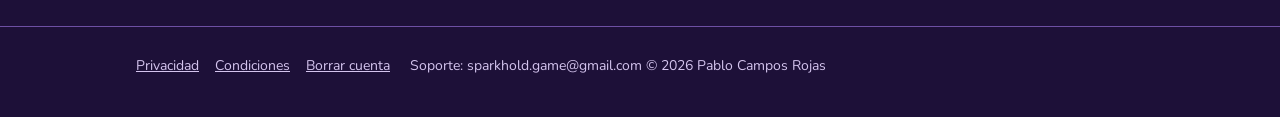
<file: es/condiciones.html>
<!doctype html>
<html lang="es">
<head>
<meta charset="utf-8">
<meta name="viewport" content="width=device-width, initial-scale=1">
<title>Condiciones de uso de DarkRush: Survivors</title>
<meta name="description" content="Condiciones de uso de DarkRush: Survivors">
<meta name="theme-color" content="#1d1038">
<meta property="og:title" content="Condiciones de uso de DarkRush: Survivors">
<meta property="og:description" content="Condiciones de uso de DarkRush: Survivors">
<link rel="icon" href="../img/icon-192.png">
<link rel="apple-touch-icon" href="../img/icon-192.png">
<link rel="preconnect" href="https://fonts.googleapis.com"><link rel="preconnect" href="https://fonts.gstatic.com" crossorigin><link href="https://fonts.googleapis.com/css2?family=Lilita+One&family=Nunito:wght@400;700&display=swap" rel="stylesheet">
<link rel="stylesheet" href="../style.css">
</head>
<body>
<header class="wrap top">
<a class="brand" href="index.html"><img src="../img/icon-192.png" alt="" width="36" height="36">DarkRush</a>
<nav><a class="hide-sm" href="index.html#how">Cómo se juega</a><a class="hide-sm" href="index.html#faq">Preguntas</a><a href="../index.html" lang="en">English</a></nav>
</header>
<main class="wrap"><article class="legal">

<h1>Condiciones de uso de DarkRush: Survivors</h1>
<p>Última actualización: 21 de noviembre de 2026</p>
<p>Estas condiciones regulan el uso de DarkRush: Survivors ("el juego"), ofrecido por Pablo Campos Rojas (sparkhold.game@gmail.com). Al jugar las aceptas.</p>
<h2>1. El juego</h2>
<p>Es gratuito, con anuncios y con compras opcionales dentro de la aplicación. Para jugar no hace falta crear una cuenta con tus datos: se usa una cuenta anónima.</p>
<h2>2. Moneda virtual y compras</h2>
<ul><li>Las gemas y el oro son moneda del juego. No tienen valor fuera de él, no se pueden cambiar por dinero ni transferir a otras personas.</li><li>Las compras las procesan Apple o Google según sus propias condiciones. Los reembolsos se piden a la tienda. Si una compra se reembolsa, retiramos del juego lo que se entregó con ella.</li><li>Si eres consumidor en la UE, al comprar contenido digital que se entrega al momento, aceptas que empiece la entrega antes de que acabe el plazo de desistimiento, y que por eso lo pierdes en esa compra.</li></ul>
<h2>3. Normas</h2>
<p>No está permitido modificar el juego, sus archivos de guardado o sus comunicaciones con el servidor para conseguir ventajas, ni usarlo de forma que perjudique el servicio. Podemos suspender cuentas que lo hagan.</p>
<h2>4. Cambios y disponibilidad</h2>
<p>Podemos actualizar el juego, cambiar su contenido o equilibrio, o dejar de ofrecerlo. Si dejáramos de ofrecerlo, lo avisaríamos con al menos 30 días de antelación.</p>
<h2>5. Propiedad</h2>
<p>El juego, su código, arte, música y textos son de Pablo Campos Rojas o de sus licenciantes. Las licencias de terceros están en Ajustes → Licencias.</p>
<h2>6. Responsabilidad</h2>
<p>El juego se ofrece tal cual. Nada de estas condiciones limita los derechos que te reconozca la ley de consumidores de tu país.</p>
<h2>7. Ley aplicable</h2>
<p>Estas condiciones se rigen por la ley española. Si eres consumidor, conservas la protección que te dan las leyes de tu país de residencia y puedes acudir a sus tribunales.</p>
<h2>8. Contacto</h2>
<p>sparkhold.game@gmail.com</p>
</article></main>
<footer><div class="wrap">
<a href="privacidad.html">Privacidad</a><a href="condiciones.html">Condiciones</a><a href="borrar-cuenta.html">Borrar cuenta</a>
<span>Soporte: sparkhold.game@gmail.com</span>
<span>© 2026 Pablo Campos Rojas</span>
</div></footer>
</body>
</html>
</file>
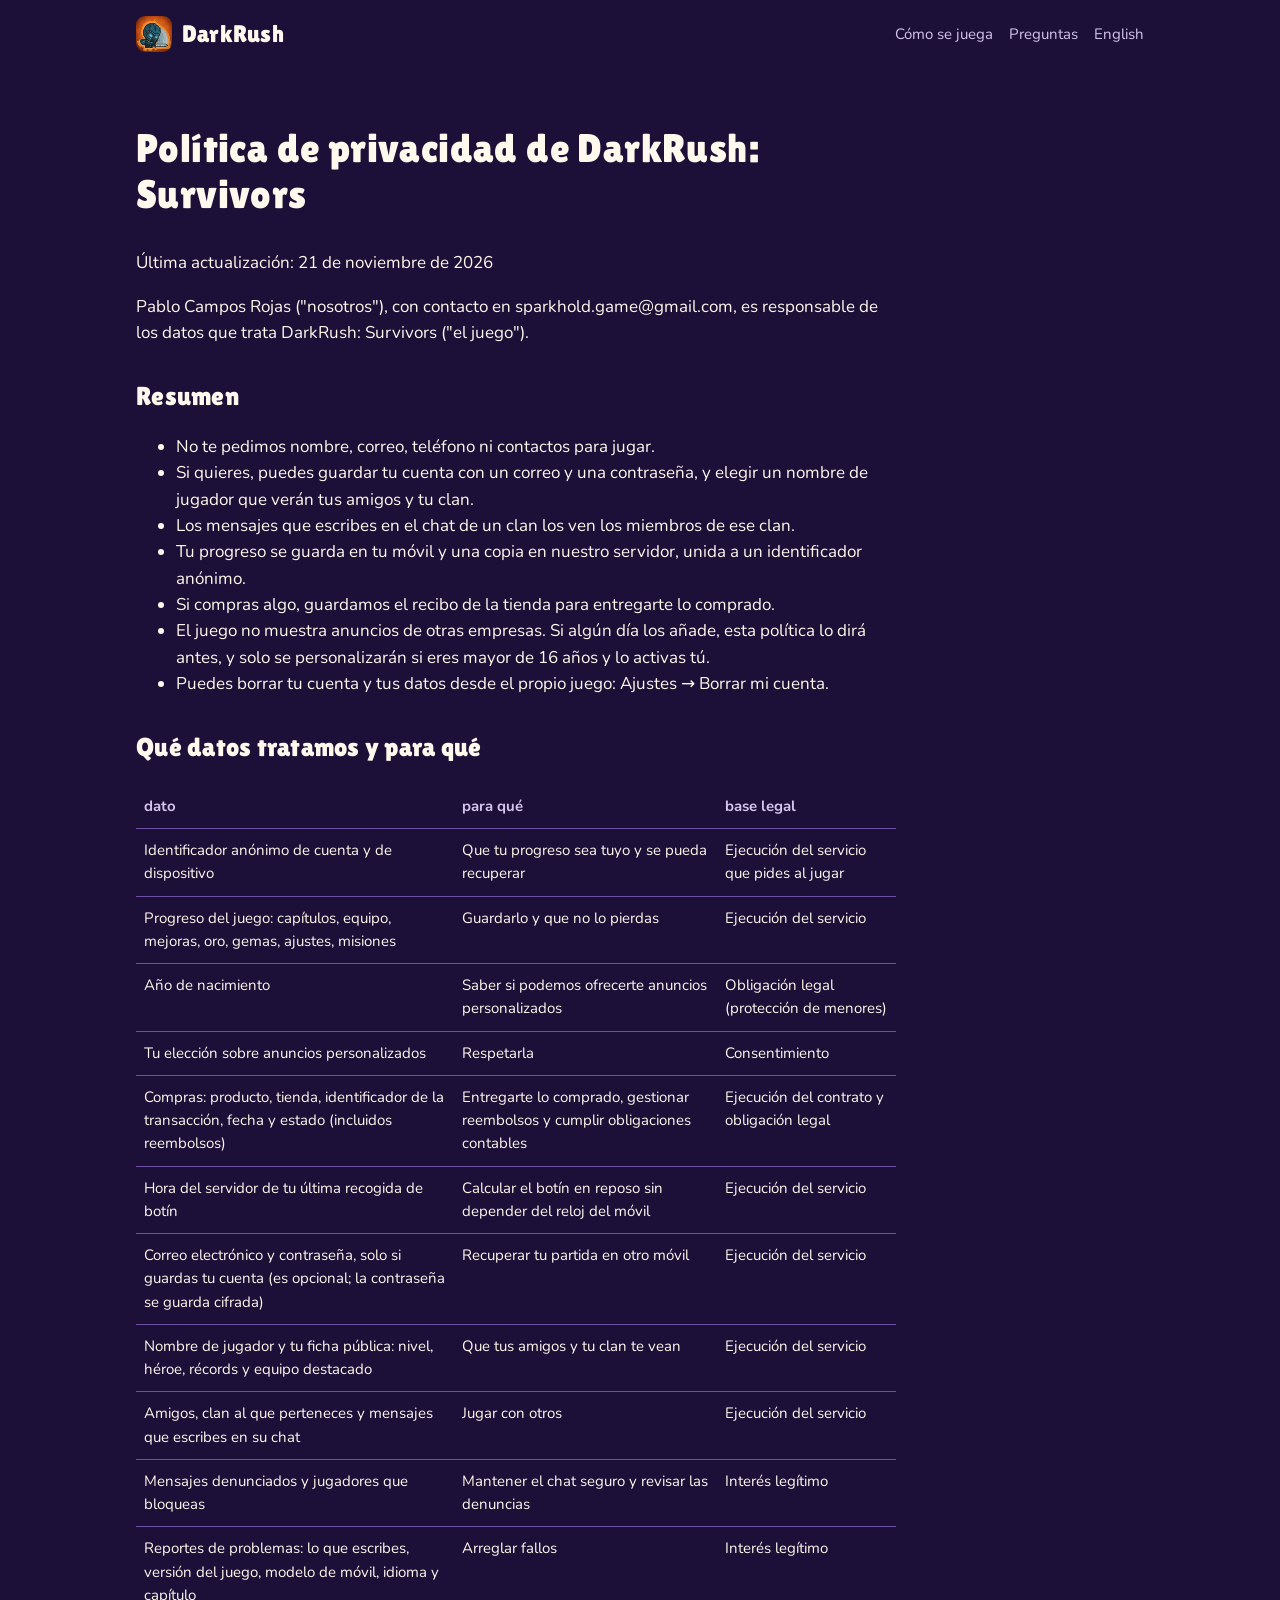
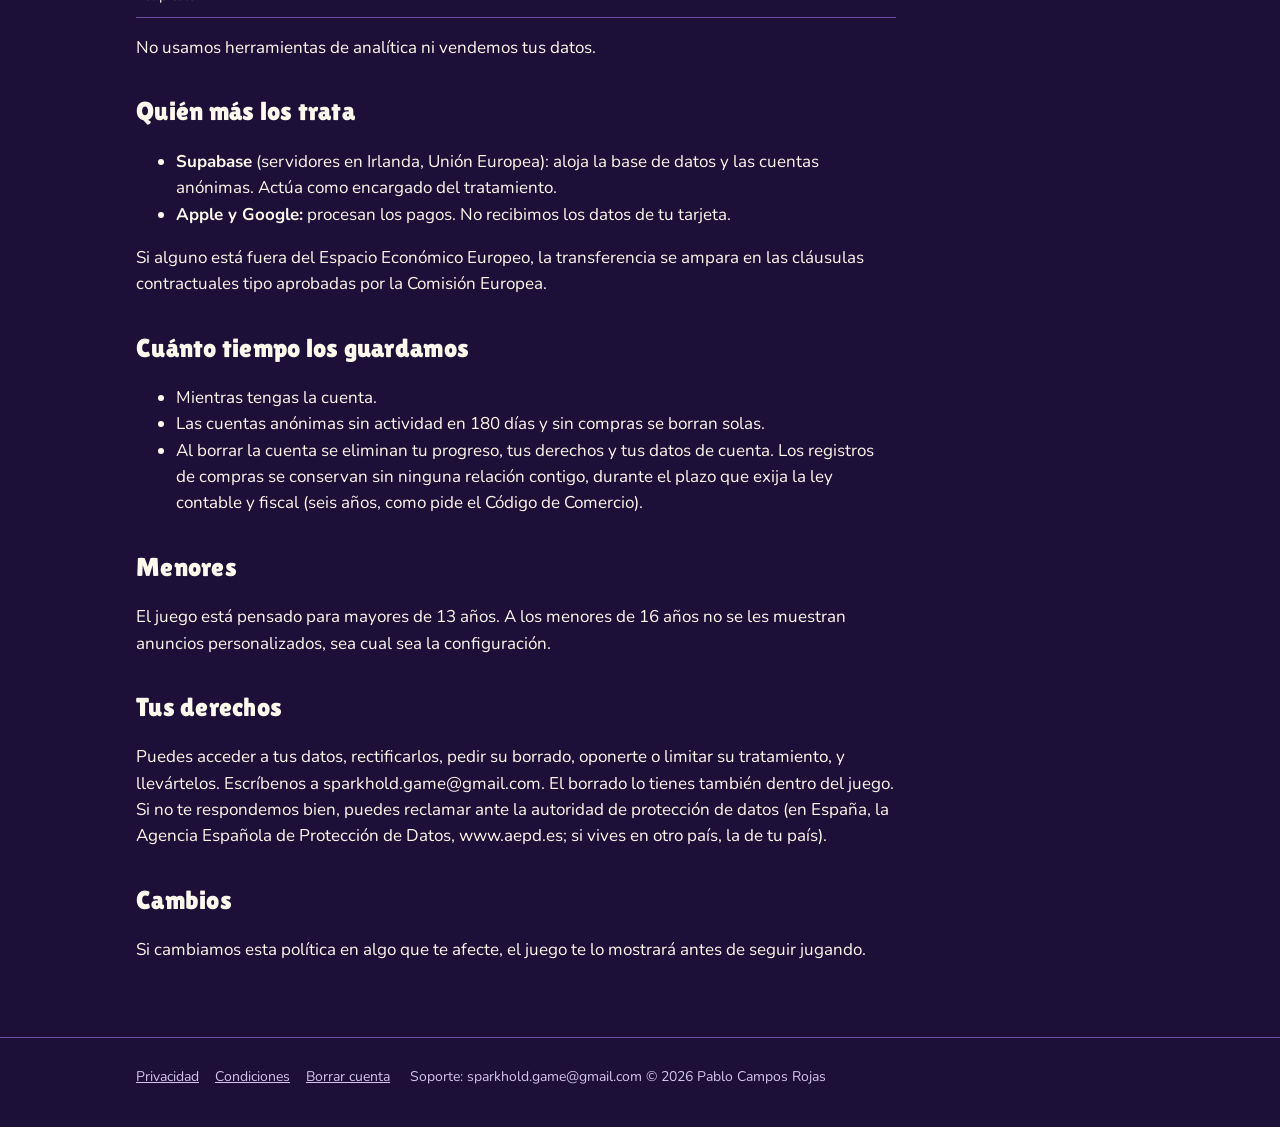
<file: es/privacidad.html>
<!doctype html>
<html lang="es">
<head>
<meta charset="utf-8">
<meta name="viewport" content="width=device-width, initial-scale=1">
<title>Política de privacidad de DarkRush: Survivors</title>
<meta name="description" content="Política de privacidad de DarkRush: Survivors">
<meta name="theme-color" content="#1d1038">
<meta property="og:title" content="Política de privacidad de DarkRush: Survivors">
<meta property="og:description" content="Política de privacidad de DarkRush: Survivors">
<link rel="icon" href="../img/icon-192.png">
<link rel="apple-touch-icon" href="../img/icon-192.png">
<link rel="preconnect" href="https://fonts.googleapis.com"><link rel="preconnect" href="https://fonts.gstatic.com" crossorigin><link href="https://fonts.googleapis.com/css2?family=Lilita+One&family=Nunito:wght@400;700&display=swap" rel="stylesheet">
<link rel="stylesheet" href="../style.css">
</head>
<body>
<header class="wrap top">
<a class="brand" href="index.html"><img src="../img/icon-192.png" alt="" width="36" height="36">DarkRush</a>
<nav><a class="hide-sm" href="index.html#how">Cómo se juega</a><a class="hide-sm" href="index.html#faq">Preguntas</a><a href="../index.html" lang="en">English</a></nav>
</header>
<main class="wrap"><article class="legal">

<h1>Política de privacidad de DarkRush: Survivors</h1>
<p>Última actualización: 21 de noviembre de 2026</p>
<p>Pablo Campos Rojas ("nosotros"), con contacto en sparkhold.game@gmail.com, es responsable de los datos que trata DarkRush: Survivors ("el juego").</p>
<h2>Resumen</h2>
<ul><li>No te pedimos nombre, correo, teléfono ni contactos para jugar.</li><li>Si quieres, puedes guardar tu cuenta con un correo y una contraseña, y elegir un nombre de jugador que verán tus amigos y tu clan.</li><li>Los mensajes que escribes en el chat de un clan los ven los miembros de ese clan.</li><li>Tu progreso se guarda en tu móvil y una copia en nuestro servidor, unida a un identificador anónimo.</li><li>Si compras algo, guardamos el recibo de la tienda para entregarte lo comprado.</li><li>El juego no muestra anuncios de otras empresas. Si algún día los añade, esta política lo dirá antes, y solo se personalizarán si eres mayor de 16 años y lo activas tú.</li><li>Puedes borrar tu cuenta y tus datos desde el propio juego: Ajustes → Borrar mi cuenta.</li></ul>
<h2>Qué datos tratamos y para qué</h2>
<div class="table"><table><thead><tr><th>dato</th><th>para qué</th><th>base legal</th></tr></thead><tbody><tr><td>Identificador anónimo de cuenta y de dispositivo</td><td>Que tu progreso sea tuyo y se pueda recuperar</td><td>Ejecución del servicio que pides al jugar</td></tr><tr><td>Progreso del juego: capítulos, equipo, mejoras, oro, gemas, ajustes, misiones</td><td>Guardarlo y que no lo pierdas</td><td>Ejecución del servicio</td></tr><tr><td>Año de nacimiento</td><td>Saber si podemos ofrecerte anuncios personalizados</td><td>Obligación legal (protección de menores)</td></tr><tr><td>Tu elección sobre anuncios personalizados</td><td>Respetarla</td><td>Consentimiento</td></tr><tr><td>Compras: producto, tienda, identificador de la transacción, fecha y estado (incluidos reembolsos)</td><td>Entregarte lo comprado, gestionar reembolsos y cumplir obligaciones contables</td><td>Ejecución del contrato y obligación legal</td></tr><tr><td>Hora del servidor de tu última recogida de botín</td><td>Calcular el botín en reposo sin depender del reloj del móvil</td><td>Ejecución del servicio</td></tr><tr><td>Correo electrónico y contraseña, solo si guardas tu cuenta (es opcional; la contraseña se guarda cifrada)</td><td>Recuperar tu partida en otro móvil</td><td>Ejecución del servicio</td></tr><tr><td>Nombre de jugador y tu ficha pública: nivel, héroe, récords y equipo destacado</td><td>Que tus amigos y tu clan te vean</td><td>Ejecución del servicio</td></tr><tr><td>Amigos, clan al que perteneces y mensajes que escribes en su chat</td><td>Jugar con otros</td><td>Ejecución del servicio</td></tr><tr><td>Mensajes denunciados y jugadores que bloqueas</td><td>Mantener el chat seguro y revisar las denuncias</td><td>Interés legítimo</td></tr><tr><td>Reportes de problemas: lo que escribes, versión del juego, modelo de móvil, idioma y capítulo</td><td>Arreglar fallos</td><td>Interés legítimo</td></tr></tbody></table></div>
<p>No usamos herramientas de analítica ni vendemos tus datos.</p>
<h2>Quién más los trata</h2>
<ul><li><strong>Supabase</strong> (servidores en Irlanda, Unión Europea): aloja la base de datos y las cuentas anónimas. Actúa como encargado del tratamiento.</li><li><strong>Apple y Google:</strong> procesan los pagos. No recibimos los datos de tu tarjeta.</li></ul>
<p>Si alguno está fuera del Espacio Económico Europeo, la transferencia se ampara en las cláusulas contractuales tipo aprobadas por la Comisión Europea.</p>
<h2>Cuánto tiempo los guardamos</h2>
<ul><li>Mientras tengas la cuenta.</li><li>Las cuentas anónimas sin actividad en 180 días y sin compras se borran solas.</li><li>Al borrar la cuenta se eliminan tu progreso, tus derechos y tus datos de cuenta. Los registros de compras se conservan sin ninguna relación contigo, durante el plazo que exija la ley contable y fiscal (seis años, como pide el Código de Comercio).</li></ul>
<h2>Menores</h2>
<p>El juego está pensado para mayores de 13 años. A los menores de 16 años no se les muestran anuncios personalizados, sea cual sea la configuración.</p>
<h2>Tus derechos</h2>
<p>Puedes acceder a tus datos, rectificarlos, pedir su borrado, oponerte o limitar su tratamiento, y llevártelos. Escríbenos a sparkhold.game@gmail.com. El borrado lo tienes también dentro del juego. Si no te respondemos bien, puedes reclamar ante la autoridad de protección de datos (en España, la Agencia Española de Protección de Datos, www.aepd.es; si vives en otro país, la de tu país).</p>
<h2>Cambios</h2>
<p>Si cambiamos esta política en algo que te afecte, el juego te lo mostrará antes de seguir jugando.</p>
</article></main>
<footer><div class="wrap">
<a href="privacidad.html">Privacidad</a><a href="condiciones.html">Condiciones</a><a href="borrar-cuenta.html">Borrar cuenta</a>
<span>Soporte: sparkhold.game@gmail.com</span>
<span>© 2026 Pablo Campos Rojas</span>
</div></footer>
</body>
</html>
</file>
<file: style.css>
:root { --bg:#1d1038; --surface:#2e1b52; --raised:#3e2668; --border:#6d4fa3;
  --text:#fff8ec; --muted:#d4c4ee; --accent:#ffc21e; --accent-strong:#b85a00;
  --on-accent:#ffffff; --gold:#f5c84c; --focus:#fff1b8; }
* { box-sizing:border-box; }
html { -webkit-text-size-adjust:100%; }
body { margin:0; background:var(--bg); color:var(--text); font:17px/1.55 Nunito, system-ui, -apple-system, "Segoe UI", sans-serif; }
h1, h2, h3, .brand { font-family:"Lilita One", system-ui, sans-serif; font-weight:400; letter-spacing:.01em; line-height:1.15; }
a { color:var(--accent); }
a:focus-visible, .btn:focus-visible { outline:3px solid var(--focus); outline-offset:3px; }
.wrap { max-width:1040px; margin:0 auto; padding:0 16px; }
header.top { display:flex; align-items:center; justify-content:space-between; gap:16px; padding-top:16px; padding-bottom:16px; }
.brand { display:flex; align-items:center; gap:10px; font-size:24px; color:var(--text); text-decoration:none; }
.brand img { width:36px; height:36px; border-radius:9px; }
nav a { color:var(--muted); text-decoration:none; margin-left:16px; font-size:15px; }
.hero { display:grid; grid-template-columns:1.1fr .9fr; gap:40px; align-items:center; padding-top:40px; padding-bottom:56px; }
.hero h1 { font-size:clamp(36px, 6vw, 60px); margin:0 0 16px; }
.hero h1 em { color:var(--accent); font-style:normal; }
.hero p.lead { color:var(--muted); font-size:19px; margin:0 0 28px; max-width:34em; }
.btn { display:inline-block; background:var(--accent-strong); color:var(--on-accent); padding:14px 26px; border-radius:14px;
  font-family:"Lilita One", system-ui, sans-serif; font-size:20px; text-decoration:none; }
.note { color:var(--muted); font-size:14px; margin-top:12px; }
.phone { border-radius:28px; border:6px solid var(--raised); overflow:hidden; max-width:330px; margin:0 auto;
  box-shadow:0 20px 60px #0008; }
.phone img { display:block; width:100%; height:auto; }
section { padding:48px 0; border-top:1px solid var(--border); }
section h2 { font-size:34px; margin:0 0 24px; }
.grid3 { display:grid; grid-template-columns:repeat(3, 1fr); gap:20px; }
.card { background:var(--surface); border:1px solid var(--border); border-radius:16px; padding:22px; }
.card h3 { margin:0 0 8px; font-size:22px; }
.card p { margin:0; color:var(--muted); }
.num { display:inline-grid; place-items:center; width:34px; height:34px; border-radius:50%; background:var(--accent-strong);
  color:var(--on-accent); font-family:"Lilita One", sans-serif; margin-bottom:10px; }
.shots { display:grid; grid-template-columns:repeat(4, 1fr); gap:16px; }
.shots figure { margin:0; }
.shots img { width:100%; height:auto; border-radius:16px; border:1px solid var(--border); display:block; }
.shots figcaption { color:var(--muted); font-size:14px; margin-top:8px; text-align:center; }
details { background:var(--surface); border:1px solid var(--border); border-radius:14px; padding:16px 20px; margin-bottom:12px; }
summary { cursor:pointer; font-weight:700; }
details p { color:var(--muted); margin:10px 0 0; }
.cta { text-align:center; }
footer { border-top:1px solid var(--border); padding:28px 0 40px; color:var(--muted); font-size:14px; }
footer a { color:var(--muted); margin-right:16px; }
article.legal { max-width:760px; padding:24px 0 56px; margin:0; }
article.legal h1 { font-size:40px; }
article.legal h2 { font-size:26px; margin-top:36px; }
.table { overflow-x:auto; }
table { border-collapse:collapse; width:100%; font-size:15px; }
th, td { text-align:left; vertical-align:top; border-bottom:1px solid var(--border); padding:10px 8px; }
th { color:var(--muted); font-weight:700; }
.draft { background:#3a2a10; color:var(--gold); border-radius:10px; padding:10px 14px; font-size:14px; }
@media (max-width:760px) {
  .hero { grid-template-columns:1fr; padding-top:16px; }
  .grid3 { grid-template-columns:1fr; }
  .shots { grid-template-columns:repeat(2, 1fr); }
  nav a.hide-sm { display:none; }
}
</file>
